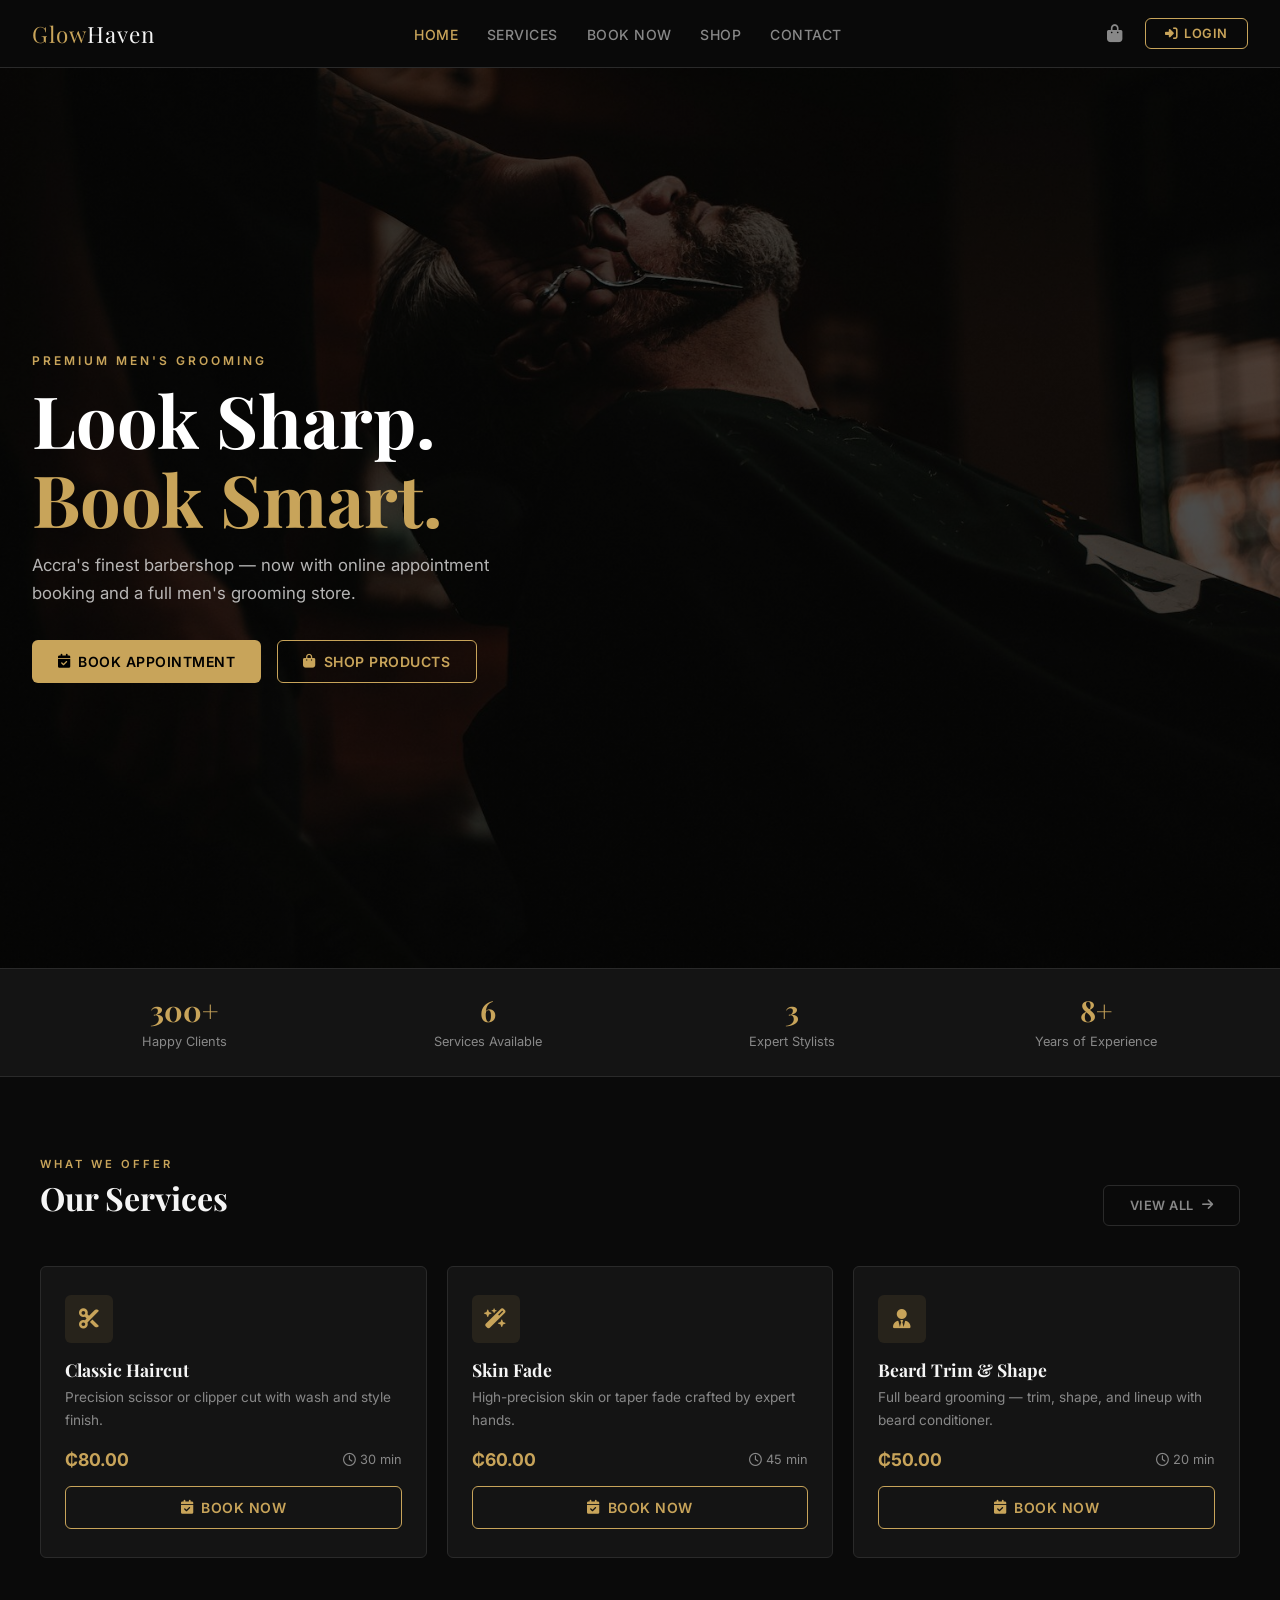
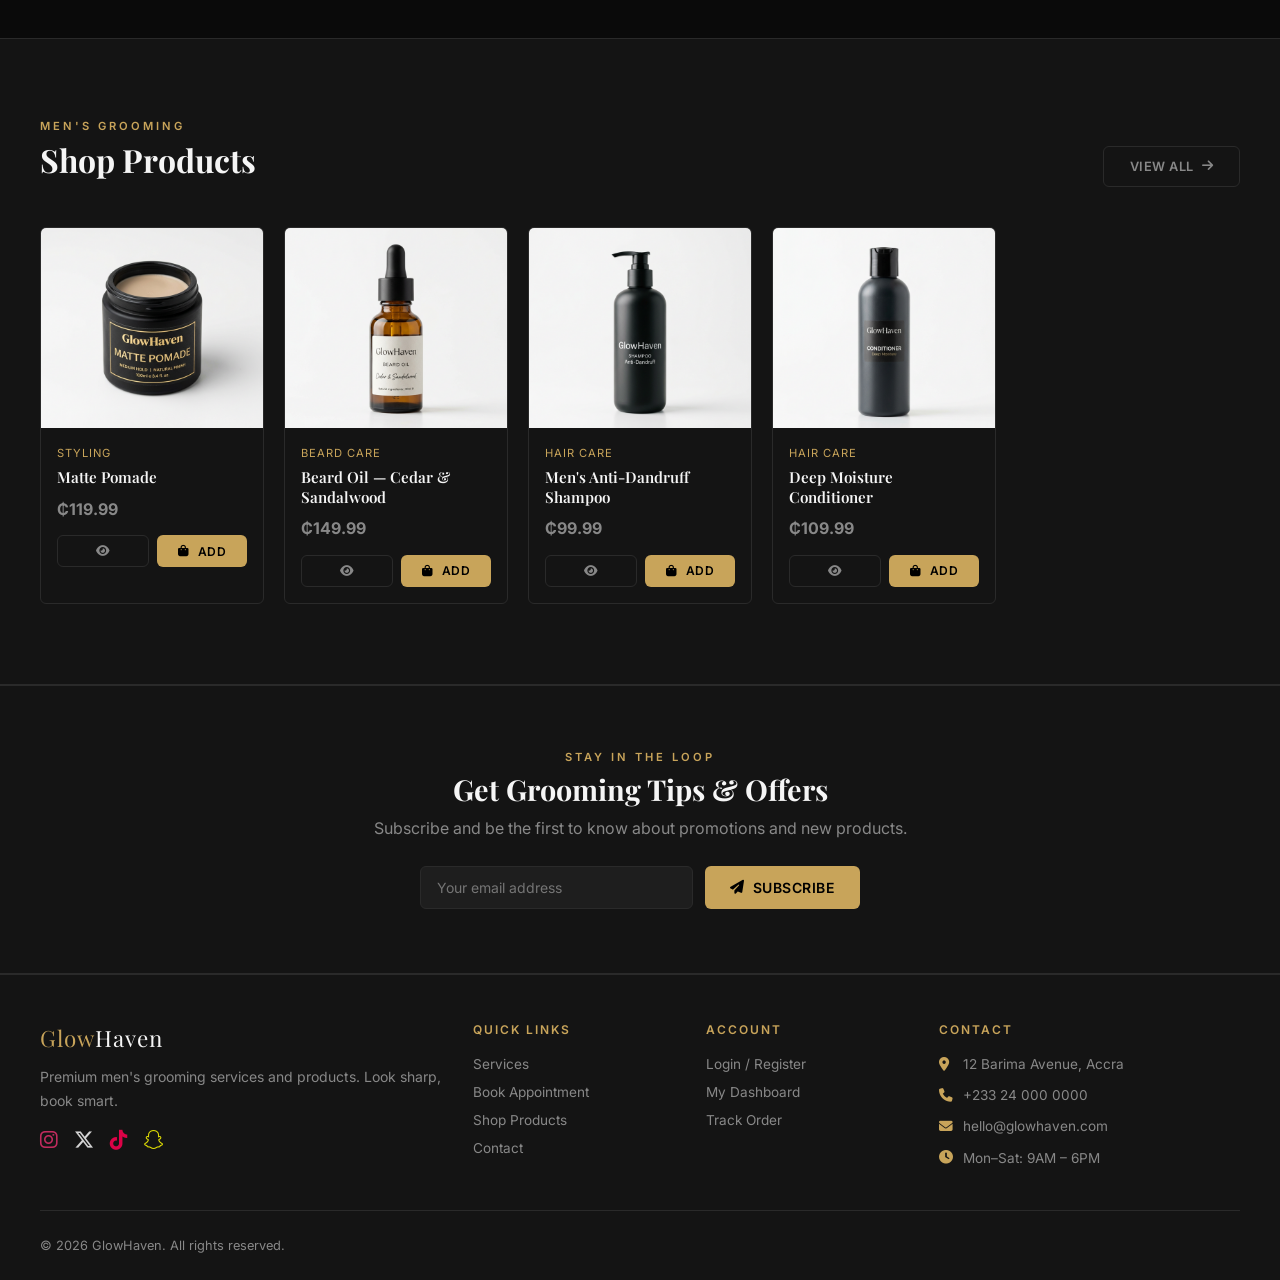
<file: index.html>
<!DOCTYPE html>
<html lang="en">
<head>
  <meta charset="UTF-8">
  <meta name="viewport" content="width=device-width, initial-scale=1.0">
  <title>GlowHaven — Premium Men's Barbershop</title>
  <meta name="description" content="Book your appointment or shop premium men's grooming products at GlowHaven — Accra's premier men's barbershop.">
  <link rel="stylesheet" href="styles/shared.css">
  <link rel="stylesheet" href="styles/home.css">
  <link rel="stylesheet" href="https://cdnjs.cloudflare.com/ajax/libs/font-awesome/6.5.0/css/all.min.css">
</head>
<body>

<main>
  <!-- Hero -->
  <section class="hero">
    <div class="hero-media">
      <img src="assets/images/main-banner.jpg" alt="GlowHaven Hero" class="active">
      <video src="assets/images/vid-banner.mp4" autoplay muted loop playsinline></video>
      <div class="hero-overlay"></div>
    </div>
    <div class="hero-content">
      <span class="section-label">Premium Men's Grooming</span>
      <h1>Look Sharp.<br><span>Book Smart.</span></h1>
      <p>Accra's finest barbershop — now with online appointment booking and a full men's grooming store.</p>
      <div class="hero-btns">
        <a href="booking.html" class="btn btn-primary"><i class="fa-solid fa-calendar-check"></i> Book Appointment</a>
        <a href="products.html" class="btn btn-outline"><i class="fa-solid fa-bag-shopping"></i> Shop Products</a>
      </div>
    </div>
  </section>

  <!-- Stats Bar -->
  <div class="stats-bar">
    <div class="container">
      <div class="stat-item"><h3>300+</h3><p>Happy Clients</p></div>
      <div class="stat-item"><h3>6</h3><p>Services Available</p></div>
      <div class="stat-item"><h3>3</h3><p>Expert Stylists</p></div>
      <div class="stat-item"><h3>8+</h3><p>Years of Experience</p></div>
    </div>
  </div>

  <!-- Services -->
  <section class="section">
    <div class="container">
      <div class="section-header" style="display:flex;justify-content:space-between;align-items:flex-end">
        <div>
          <span class="section-label">What We Offer</span>
          <h2>Our Services</h2>
        </div>
        <a href="services.html" class="btn btn-ghost" style="font-size:0.8rem">View All <i class="fa-solid fa-arrow-right"></i></a>
      </div>
      <div class="services-grid" id="services-preview"></div>
    </div>
  </section>

  <!-- Products -->
  <section class="section" style="background:var(--surface);border-top:1px solid var(--border);border-bottom:1px solid var(--border)">
    <div class="container">
      <div class="section-header" style="display:flex;justify-content:space-between;align-items:flex-end">
        <div>
          <span class="section-label">Men's Grooming</span>
          <h2>Shop Products</h2>
        </div>
        <a href="products.html" class="btn btn-ghost" style="font-size:0.8rem">View All <i class="fa-solid fa-arrow-right"></i></a>
      </div>
      <div class="products-grid" id="products-preview"></div>
    </div>
  </section>

  <!-- Newsletter -->
  <section class="newsletter-section">
    <span class="section-label">Stay in the Loop</span>
    <h2>Get Grooming Tips & Offers</h2>
    <p>Subscribe and be the first to know about promotions and new products.</p>
    <form class="newsletter-form" onsubmit="handleNewsletter(event)">
      <input type="email" placeholder="Your email address" required id="nl-email">
      <button type="submit" class="btn btn-primary"><i class="fa-solid fa-paper-plane"></i> Subscribe</button>
    </form>
  </section>
</main>

<script src="js/data.js"></script>
<script src="js/shared.js"></script>
<script src="js/home.js"></script>
<script>
  renderNavbar('home');
  renderFooter();

  // Render first 3 services
  const servicesEl = document.getElementById('services-preview');
  const icons = ['fa-scissors','fa-wand-magic-sparkles','fa-user-tie','fa-razor','fa-leaf','fa-gift'];
  GH_SERVICES.slice(0, 3).forEach((s, i) => {
    servicesEl.innerHTML += `
    <div class="service-card">
      <div class="service-icon"><i class="fa-solid ${icons[i]}"></i></div>
      <h3>${s.name}</h3>
      <p>${s.description}</p>
      <div class="service-meta">
        <span class="service-price">${fmt(s.price)}</span>
        <span class="service-duration"><i class="fa-regular fa-clock"></i> ${s.duration}</span>
      </div>
      <a href="booking.html?service=${s.id}" class="btn btn-outline" style="width:100%;margin-top:1rem;justify-content:center">
        <i class="fa-solid fa-calendar-check"></i> Book Now
      </a>
    </div>`;
  });

  // Render first 4 products
  const productsEl = document.getElementById('products-preview');
  const prods = JSON.parse(localStorage.getItem('products') || '[]');
  prods.slice(0, 4).forEach(p => {
    productsEl.innerHTML += `
    <div class="product-card">
      <img class="product-img" src="${p.image}" alt="${p.name}" onerror="this.style.background='var(--surface2)'">
      <div class="product-info">
        <p class="product-cat">${p.category}</p>
        <h3 class="product-name">${p.name}</h3>
        <p class="product-price">${fmt(p.price)}</p>
        <div class="product-actions">
          <a href="product-detail.html?id=${p.id}" class="btn btn-ghost"><i class="fa-solid fa-eye"></i></a>
          <button class="btn btn-primary" onclick="Cart.add({id:'${p.id}',name:'${p.name}',price:${p.price},image:'${p.image}',category:'${p.category}'})">
            <i class="fa-solid fa-bag-shopping"></i> Add
          </button>
        </div>
      </div>
    </div>`;
  });

  function handleNewsletter(e) {
    e.preventDefault();
    showToast('<i class="fa-solid fa-circle-check"></i> Subscribed! Thanks for joining.');
    document.getElementById('nl-email').value = '';
  }
</script>
</body>
</html>
</file>
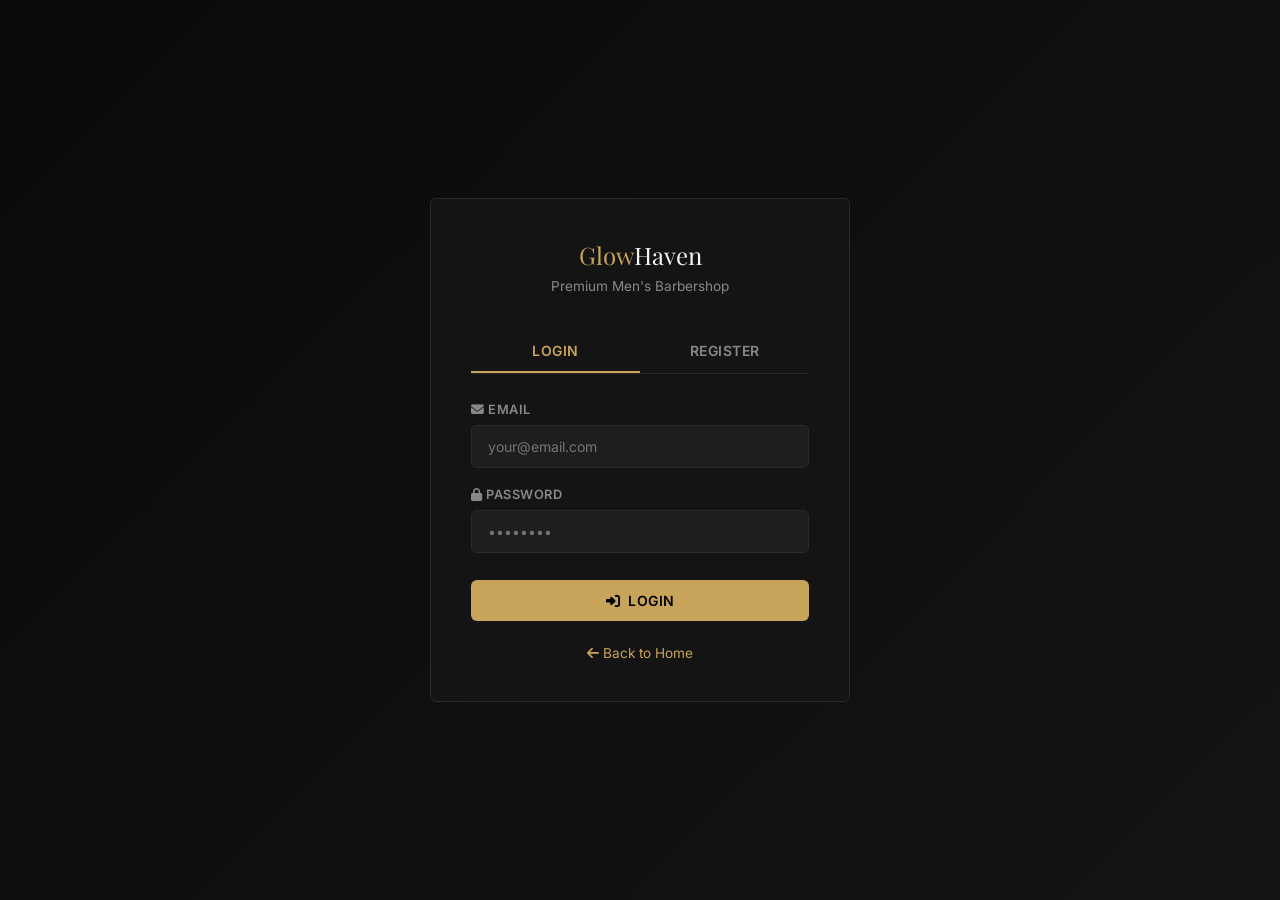
<file: auth.html>
<!DOCTYPE html>
<html lang="en">
<head>
  <meta charset="UTF-8">
  <meta name="viewport" content="width=device-width, initial-scale=1.0">
  <title>Login & Register — GlowHaven</title>
  <link rel="stylesheet" href="styles/shared.css">
  <link rel="stylesheet" href="styles/pages.css">
  <link rel="stylesheet" href="https://cdnjs.cloudflare.com/ajax/libs/font-awesome/6.5.0/css/all.min.css">
</head>
<body>
<main style="padding-top:0">
  <div class="auth-container">
    <div class="auth-card">
      <div class="auth-logo">Glow<span>Haven</span></div>
      <p>Premium Men's Barbershop</p>

      <div class="auth-tabs">
        <button class="auth-tab active" onclick="switchTab('login')">Login</button>
        <button class="auth-tab" onclick="switchTab('register')">Register</button>
      </div>

      <!-- Login Form -->
      <form class="auth-form active" id="form-login" onsubmit="handleLogin(event)">
        <div class="form-group">
          <label><i class="fa-solid fa-envelope"></i> Email</label>
          <input type="email" id="login-email" class="form-control" placeholder="your@email.com" required>
        </div>
        <div class="form-group">
          <label><i class="fa-solid fa-lock"></i> Password</label>
          <input type="password" id="login-pass" class="form-control" placeholder="••••••••" required>
        </div>
        <button type="submit" class="btn btn-primary" style="width:100%;justify-content:center;margin-top:0.5rem">
          <i class="fa-solid fa-right-to-bracket"></i> Login
        </button>
        <p id="login-error" style="color:var(--danger);font-size:0.8rem;margin-top:0.75rem;display:none"></p>
      </form>

      <!-- Register Form -->
      <form class="auth-form" id="form-register" onsubmit="handleRegister(event)">
        <div class="form-group">
          <label><i class="fa-solid fa-user"></i> Full Name</label>
          <input type="text" id="reg-name" class="form-control" placeholder="James Mensah" required>
        </div>
        <div class="form-group">
          <label><i class="fa-solid fa-envelope"></i> Email</label>
          <input type="email" id="reg-email" class="form-control" placeholder="your@email.com" required>
        </div>
        <div class="form-group">
          <label><i class="fa-solid fa-phone"></i> Phone</label>
          <input type="tel" id="reg-phone" class="form-control" placeholder="0244 000 000" required>
        </div>
        <div class="form-group">
          <label><i class="fa-solid fa-lock"></i> Password</label>
          <input type="password" id="reg-pass" class="form-control" placeholder="Min. 6 characters" minlength="6" required>
        </div>
        <button type="submit" class="btn btn-primary" style="width:100%;justify-content:center;margin-top:0.5rem">
          <i class="fa-solid fa-user-plus"></i> Create Account
        </button>
        <p id="reg-error" style="color:var(--danger);font-size:0.8rem;margin-top:0.75rem;display:none"></p>
      </form>

      <div class="auth-footer">
        <a href="index.html"><i class="fa-solid fa-arrow-left"></i> Back to Home</a>
      </div>
    </div>
  </div>
</main>

<script src="js/data.js"></script>
<script src="js/shared.js"></script>
<script>
  // Redirect if already logged in
  if (Auth.isLoggedIn()) {
    const params = new URLSearchParams(window.location.search);
    window.location.href = params.get('next') || 'dashboard.html';
  }

  function switchTab(tab) {
    document.querySelectorAll('.auth-tab').forEach((t, i) => {
      t.classList.toggle('active', (i === 0 && tab === 'login') || (i === 1 && tab === 'register'));
    });
    document.getElementById('form-login').classList.toggle('active', tab === 'login');
    document.getElementById('form-register').classList.toggle('active', tab === 'register');
  }

  function handleLogin(e) {
    e.preventDefault();
    const email = document.getElementById('login-email').value;
    const pass = document.getElementById('login-pass').value;
    const user = Users.findByEmail(email);
    const err = document.getElementById('login-error');
    if (!user || user.password !== pass) {
      err.textContent = 'Incorrect email or password.';
      err.style.display = 'block';
      return;
    }
    err.style.display = 'none';
    Auth.login(user);
    const params = new URLSearchParams(window.location.search);
    window.location.href = params.get('next') || 'dashboard.html';
  }

  function handleRegister(e) {
    e.preventDefault();
    const email = document.getElementById('reg-email').value;
    const err = document.getElementById('reg-error');
    if (Users.findByEmail(email)) {
      err.textContent = 'An account with this email already exists.';
      err.style.display = 'block';
      return;
    }
    const user = Users.register({
      fullName: document.getElementById('reg-name').value,
      email,
      phone: document.getElementById('reg-phone').value,
      password: document.getElementById('reg-pass').value
    });
    Auth.login(user);
    const params = new URLSearchParams(window.location.search);
    window.location.href = params.get('next') || 'dashboard.html';
  }

  // Pre-fill tab from URL param
  const urlParams = new URLSearchParams(window.location.search);
  if (urlParams.get('tab') === 'register') switchTab('register');
</script>
</body>
</html>
</file>
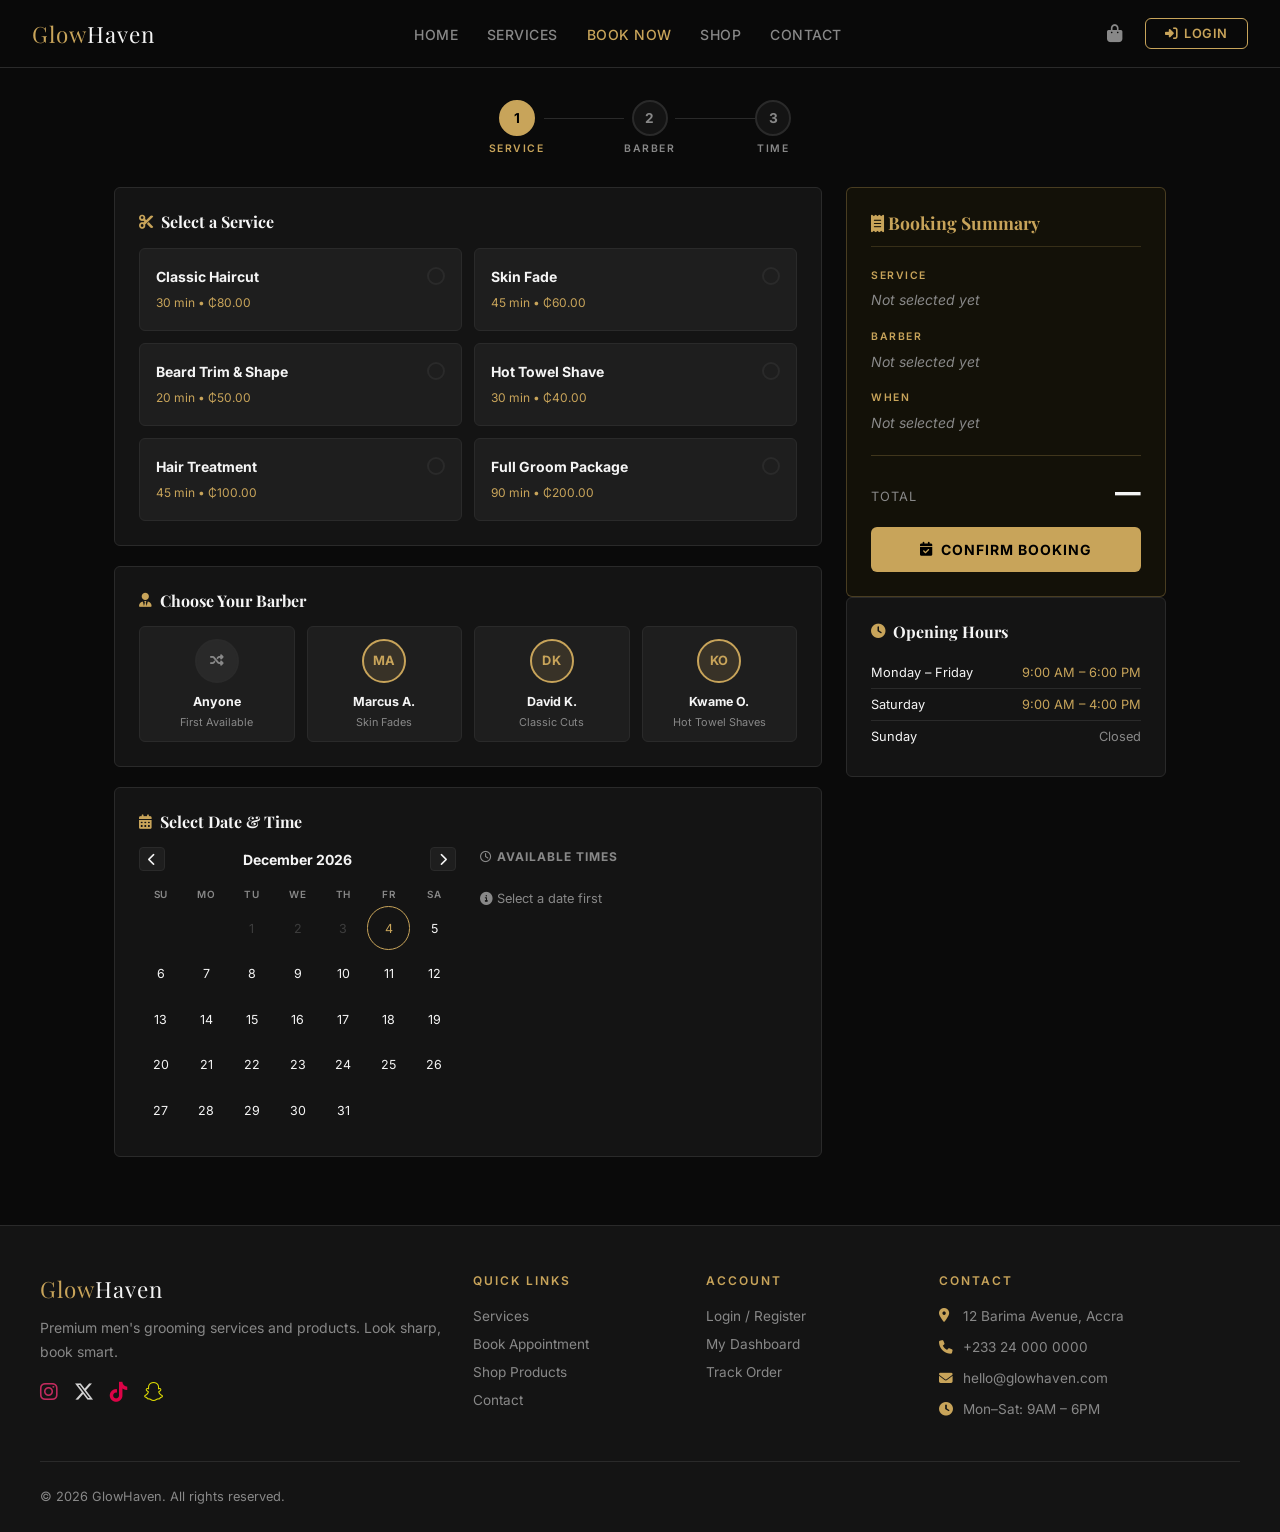
<file: booking.html>
<!DOCTYPE html>
<html lang="en">
<head>
  <meta charset="UTF-8">
  <meta name="viewport" content="width=device-width, initial-scale=1.0">
  <title>Book Appointment — GlowHaven</title>
  <link rel="stylesheet" href="styles/shared.css">
  <link rel="stylesheet" href="styles/pages.css">
  <link rel="stylesheet" href="styles/booking.css">
  <link rel="stylesheet" href="https://cdnjs.cloudflare.com/ajax/libs/font-awesome/6.5.0/css/all.min.css">
</head>
<body>
<main>

  <!-- Progress Bar -->
  <div class="bk-progress">
    <div class="bk-step active" id="step-1">
      <div class="bk-step-circle">1</div>
      <span class="bk-step-label">Service</span>
    </div>
    <div class="bk-step-line" id="line-1"></div>
    <div class="bk-step" id="step-2">
      <div class="bk-step-circle">2</div>
      <span class="bk-step-label">Barber</span>
    </div>
    <div class="bk-step-line" id="line-2"></div>
    <div class="bk-step" id="step-3">
      <div class="bk-step-circle">3</div>
      <span class="bk-step-label">Time</span>
    </div>
  </div>

  <div class="bk-layout">

    <!-- LEFT: Booking Form -->
    <div>

      <!-- Step 1: Service -->
      <div class="bk-card">
        <h3><i class="fa-solid fa-scissors"></i> Select a Service</h3>
        <div class="svc-grid" id="svc-grid"></div>
      </div>

      <!-- Step 2: Barber -->
      <div class="bk-card">
        <h3><i class="fa-solid fa-user-tie"></i> Choose Your Barber</h3>
        <div class="barber-grid" id="barber-grid"></div>
      </div>

      <!-- Step 3: Date & Time -->
      <div class="bk-card">
        <h3><i class="fa-solid fa-calendar-days"></i> Select Date &amp; Time</h3>
        <div class="datetime-grid">
          <!-- Calendar -->
          <div>
            <div class="cal-header">
              <button class="cal-nav-btn" onclick="changeMonth(-1)">
                <i class="fa-solid fa-chevron-left"></i>
              </button>
              <span id="cal-month-label"></span>
              <button class="cal-nav-btn" onclick="changeMonth(1)">
                <i class="fa-solid fa-chevron-right"></i>
              </button>
            </div>
            <div class="cal-grid" id="cal-grid"></div>
          </div>
          <!-- Time Slots -->
          <div>
            <p class="time-label"><i class="fa-regular fa-clock"></i> Available Times</p>
            <div class="time-slots" id="time-slots"></div>
            <p class="no-date-msg" id="no-date-msg">
              <i class="fa-solid fa-circle-info"></i> Select a date first
            </p>
          </div>
        </div>
      </div>

    </div>

    <!-- RIGHT: Sticky Summary + Hours -->
    <div>

      <div class="bk-summary-card">
        <h3><i class="fa-solid fa-receipt"></i> Booking Summary</h3>

        <div class="bk-sum-row">
          <p class="bk-sum-label">Service</p>
          <p class="bk-sum-val muted" id="sum-service">Not selected yet</p>
        </div>
        <div class="bk-sum-row">
          <p class="bk-sum-label">Barber</p>
          <p class="bk-sum-val muted" id="sum-barber">Not selected yet</p>
        </div>
        <div class="bk-sum-row">
          <p class="bk-sum-label">When</p>
          <p class="bk-sum-val muted" id="sum-when">Not selected yet</p>
        </div>

        <div class="bk-sum-divider"></div>

        <div class="bk-sum-total">
          <span class="bk-sum-total-label">Total</span>
          <span class="bk-sum-total-price" id="sum-price">—</span>
        </div>

        <button class="bk-confirm-btn" id="confirm-btn" onclick="submitBooking()">
          <i class="fa-solid fa-calendar-check"></i> Confirm Booking
        </button>
      </div>

      <!-- Opening Hours -->
      <div class="bk-card">
        <h3><i class="fa-solid fa-clock"></i> Opening Hours</h3>
        <div class="bk-card-hours-row">
          <span>Monday – Friday</span>
          <span class="hours-gold">9:00 AM – 6:00 PM</span>
        </div>
        <div class="bk-card-hours-row">
          <span>Saturday</span>
          <span class="hours-gold">9:00 AM – 4:00 PM</span>
        </div>
        <div class="bk-card-hours-row">
          <span>Sunday</span>
          <span class="hours-muted">Closed</span>
        </div>
      </div>

    </div>
  </div>

  <!-- Success Modal -->
  <div class="modal-overlay" id="booking-modal">
    <div class="modal-box">
      <i class="fa-solid fa-circle-check modal-icon"></i>
      <h2>Booking Confirmed!</h2>
      <p>Your appointment has been successfully booked. We look forward to seeing you.</p>
      <div class="order-ref">Booking ID: <strong id="modal-bk-id">—</strong></div>
      <a href="dashboard.html" class="btn btn-primary btn-full">
        <i class="fa-solid fa-user"></i> View My Appointments
      </a>
    </div>
  </div>

</main>

<script src="js/data.js"></script>
<script src="js/shared.js"></script>
<script src="js/booking.js"></script>
</body>
</html>
</file>
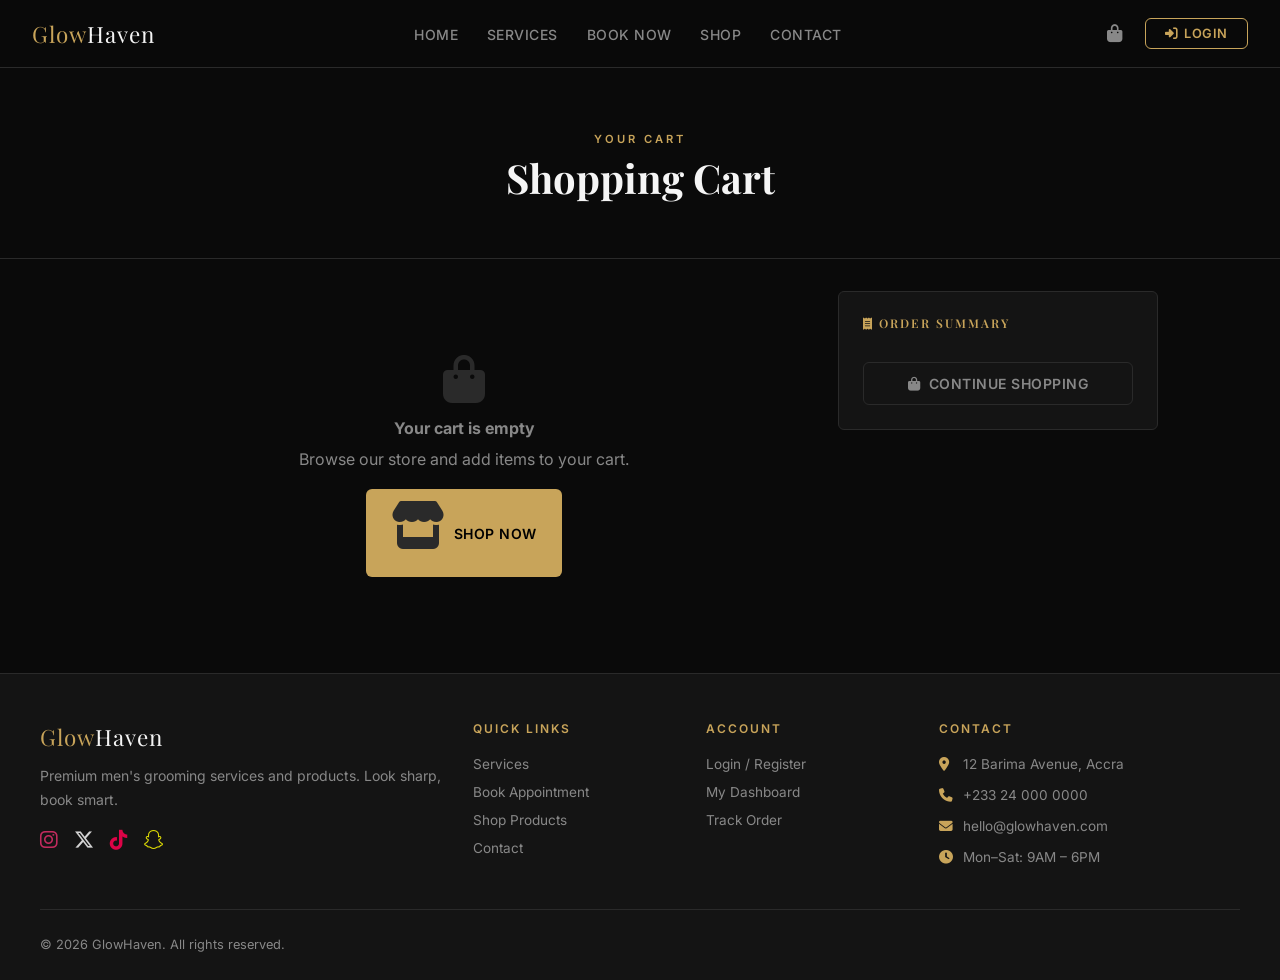
<file: cart.html>
<!DOCTYPE html>
<html lang="en">
<head>
  <meta charset="UTF-8">
  <meta name="viewport" content="width=device-width, initial-scale=1.0">
  <title>Shopping Cart — GlowHaven</title>
  <link rel="stylesheet" href="styles/shared.css">
  <link rel="stylesheet" href="styles/pages.css">
  <link rel="stylesheet" href="https://cdnjs.cloudflare.com/ajax/libs/font-awesome/6.5.0/css/all.min.css">
</head>
<body>
<main>
  <div class="page-hero">
    <span class="section-label">Your Cart</span>
    <h1>Shopping Cart</h1>
  </div>

  <div class="cart-layout">
    <!-- Items -->
    <div>
      <div id="cart-items"></div>
    </div>

    <!-- Summary -->
    <div>
      <div class="order-summary-card">
        <h3><i class="fa-solid fa-receipt"></i> Order Summary</h3>
        <div id="cart-summary"></div>
        <a href="checkout.html" class="btn btn-primary" id="checkout-btn" style="width:100%;justify-content:center;margin-top:1rem">
          <i class="fa-solid fa-lock"></i> Proceed to Checkout
        </a>
        <a href="products.html" class="btn btn-ghost" style="width:100%;justify-content:center;margin-top:0.75rem">
          <i class="fa-solid fa-bag-shopping"></i> Continue Shopping
        </a>
      </div>
    </div>
  </div>
</main>

<script src="js/data.js"></script>
<script src="js/shared.js"></script>
<script>
  renderNavbar('');
  renderFooter();

  function renderCart() {
    const items = Cart.get();
    const itemsEl = document.getElementById('cart-items');
    const summaryEl = document.getElementById('cart-summary');
    const checkoutBtn = document.getElementById('checkout-btn');

    if (items.length === 0) {
      itemsEl.innerHTML = `
        <div class="empty-state">
          <i class="fa-solid fa-bag-shopping"></i>
          <h3>Your cart is empty</h3>
          <p>Browse our store and add items to your cart.</p>
          <a href="products.html" class="btn btn-primary" style="margin-top:1rem">
            <i class="fa-solid fa-store"></i> Shop Now
          </a>
        </div>`;
      summaryEl.innerHTML = '';
      checkoutBtn.style.display = 'none';
      return;
    }

    checkoutBtn.style.display = 'flex';
    itemsEl.innerHTML = items.map(item => `
      <div class="cart-item">
        <img class="cart-item-img" src="${item.image}" alt="${item.name}" onerror="this.style.background='var(--surface2)'">
        <div>
          <p class="cart-item-name">${item.name}</p>
          <p class="cart-item-cat">${item.category}</p>
          <div class="qty-control" style="margin-top:0.5rem">
            <button class="qty-btn" onclick="updateQty('${item.id}', ${item.qty - 1})"><i class="fa-solid fa-minus"></i></button>
            <input type="number" class="qty-input" value="${item.qty}" min="1" onchange="updateQty('${item.id}', this.value)">
            <button class="qty-btn" onclick="updateQty('${item.id}', ${item.qty + 1})"><i class="fa-solid fa-plus"></i></button>
          </div>
        </div>
        <div style="text-align:right;display:flex;flex-direction:column;align-items:flex-end;gap:0.5rem">
          <span class="cart-item-price">${fmt(item.price * item.qty)}</span>
          <span style="font-size:0.75rem;color:var(--text-muted)">${fmt(item.price)} each</span>
          <button class="cart-item-remove" onclick="removeItem('${item.id}')"><i class="fa-solid fa-trash-can"></i></button>
        </div>
      </div>`).join('');

    const subtotal = Cart.total();
    const delivery = subtotal >= 50 ? 0 : 5;
    const total = subtotal + delivery;
    summaryEl.innerHTML = `
      <div class="summary-row"><span>Subtotal</span><span>${fmt(subtotal)}</span></div>
      <div class="summary-row"><span>Delivery</span><span>${delivery === 0 ? '<span style="color:var(--success)">Free</span>' : fmt(delivery)}</span></div>
      ${delivery > 0 ? `<p style="font-size:0.75rem;color:var(--text-muted)">Add ${fmt(50-subtotal)} more for free delivery</p>` : ''}
      <div class="summary-row total"><span>Total</span><span>${fmt(total)}</span></div>`;
  }

  function updateQty(id, qty) {
    Cart.updateQty(id, parseInt(qty));
    renderCart();
  }

  function removeItem(id) {
    Cart.remove(id);
    renderCart();
  }

  renderCart();
</script>
</body>
</html>
</file>
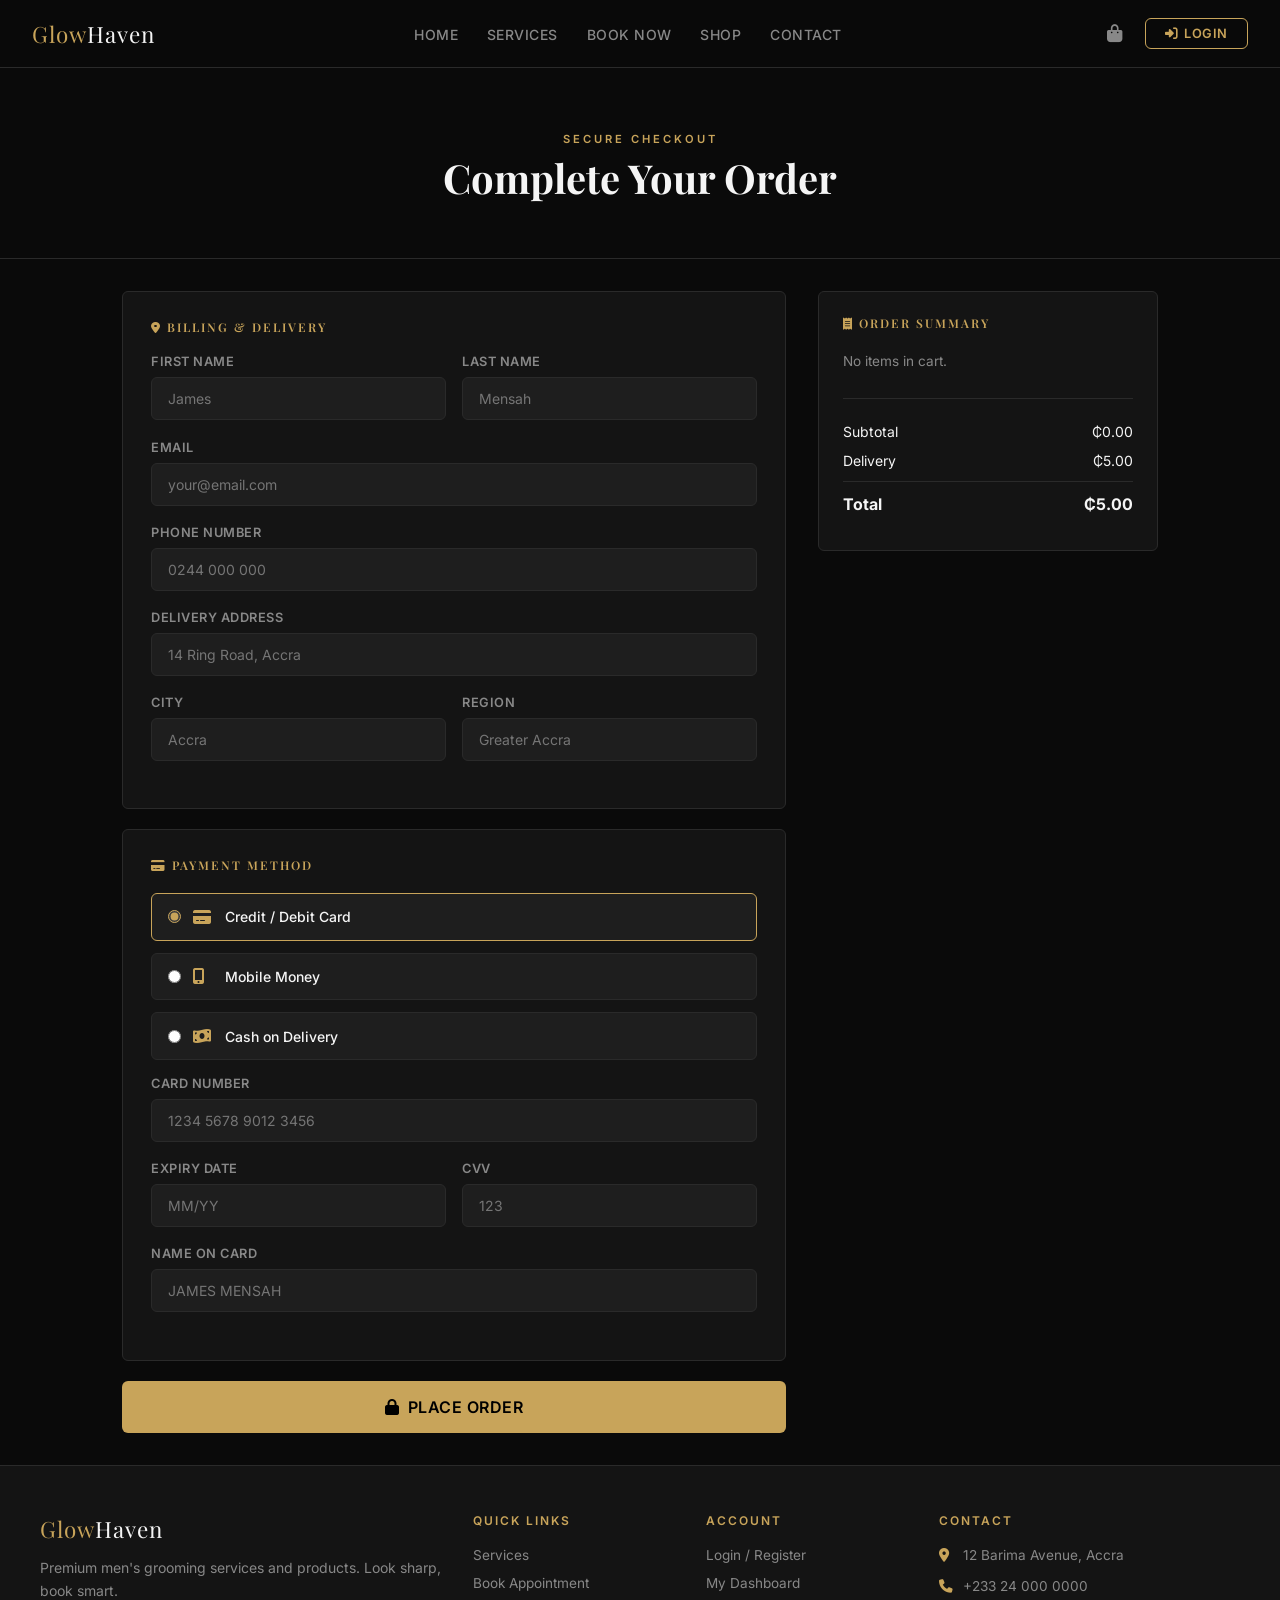
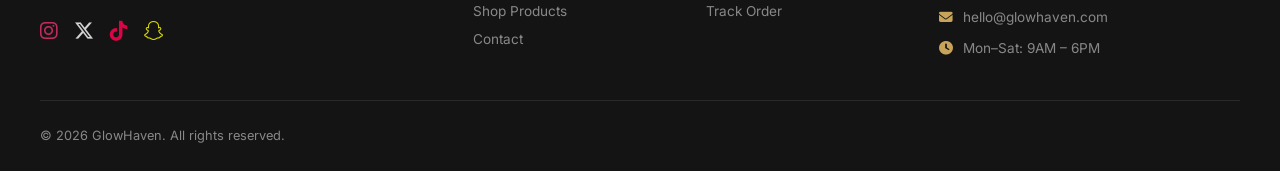
<file: checkout.html>
<!DOCTYPE html>
<html lang="en">
<head>
  <meta charset="UTF-8">
  <meta name="viewport" content="width=device-width, initial-scale=1.0">
  <title>Checkout — GlowHaven</title>
  <link rel="stylesheet" href="styles/shared.css">
  <link rel="stylesheet" href="styles/pages.css">
  <link rel="stylesheet" href="https://cdnjs.cloudflare.com/ajax/libs/font-awesome/6.5.0/css/all.min.css">
</head>
<body>
<main>
  <div class="page-hero">
    <span class="section-label">Secure Checkout</span>
    <h1>Complete Your Order</h1>
  </div>

  <div class="checkout-layout">
    <!-- Left: Forms -->
    <div>
      <!-- Billing Info -->
      <div class="checkout-section">
        <h3><i class="fa-solid fa-location-dot"></i> Billing & Delivery</h3>
        <div class="form-row">
          <div class="form-group"><label>First Name</label><input type="text" id="co-fname" class="form-control" placeholder="James" required></div>
          <div class="form-group"><label>Last Name</label><input type="text" id="co-lname" class="form-control" placeholder="Mensah" required></div>
        </div>
        <div class="form-group"><label>Email</label><input type="email" id="co-email" class="form-control" placeholder="your@email.com" required></div>
        <div class="form-group"><label>Phone Number</label><input type="tel" id="co-phone" class="form-control" placeholder="0244 000 000" required></div>
        <div class="form-group"><label>Delivery Address</label><input type="text" id="co-address" class="form-control" placeholder="14 Ring Road, Accra" required></div>
        <div class="form-row">
          <div class="form-group"><label>City</label><input type="text" id="co-city" class="form-control" placeholder="Accra" required></div>
          <div class="form-group"><label>Region</label><input type="text" id="co-region" class="form-control" placeholder="Greater Accra"></div>
        </div>
      </div>

      <!-- Payment -->
      <div class="checkout-section">
        <h3><i class="fa-solid fa-credit-card"></i> Payment Method</h3>
        <div class="payment-methods">
          <label class="payment-option">
            <input type="radio" name="payment" value="card" checked onchange="togglePayment('card')">
            <i class="fa-solid fa-credit-card"></i>
            <span>Credit / Debit Card</span>
          </label>
          <label class="payment-option">
            <input type="radio" name="payment" value="momo" onchange="togglePayment('momo')">
            <i class="fa-solid fa-mobile-screen-button"></i>
            <span>Mobile Money</span>
          </label>
          <label class="payment-option">
            <input type="radio" name="payment" value="cod" onchange="togglePayment('cod')">
            <i class="fa-solid fa-money-bill-wave"></i>
            <span>Cash on Delivery</span>
          </label>
        </div>

        <!-- Card Fields -->
        <div class="payment-detail" id="payment-card">
          <div class="form-group"><label>Card Number</label><input type="text" id="co-cardnum" class="form-control" placeholder="1234 5678 9012 3456" maxlength="19"></div>
          <div class="form-row">
            <div class="form-group"><label>Expiry Date</label><input type="text" id="co-expiry" class="form-control" placeholder="MM/YY" maxlength="5"></div>
            <div class="form-group"><label>CVV</label><input type="text" id="co-cvv" class="form-control" placeholder="123" maxlength="3"></div>
          </div>
          <div class="form-group"><label>Name on Card</label><input type="text" id="co-cardname" class="form-control" placeholder="JAMES MENSAH"></div>
        </div>

        <!-- MoMo Fields -->
        <div class="payment-detail" id="payment-momo" style="display:none">
          <div class="form-group"><label>Mobile Money Number</label><input type="tel" id="co-momo" class="form-control" placeholder="0244 000 000"></div>
          <div class="form-group">
            <label>Network</label>
            <select id="co-network" class="form-control">
              <option>MTN MoMo</option><option>Vodafone Cash</option><option>AirtelTigo Money</option>
            </select>
          </div>
        </div>

        <!-- COD -->
        <div class="payment-detail" id="payment-cod" style="display:none">
          <div style="background:var(--surface2);border:1px solid var(--border);border-radius:var(--radius);padding:1rem;font-size:0.875rem">
            <i class="fa-solid fa-circle-info" style="color:var(--gold)"></i>
            Pay in cash when your order arrives. Please have exact change ready.
          </div>
        </div>
      </div>

      <button class="btn btn-primary" style="width:100%;justify-content:center;font-size:1rem;padding:1rem" onclick="placeOrder()">
        <i class="fa-solid fa-lock"></i> Place Order
      </button>
    </div>

    <!-- Right: Summary -->
    <div>
      <div class="order-summary-card">
        <h3><i class="fa-solid fa-receipt"></i> Order Summary</h3>
        <div id="co-items"></div>
        <hr class="divider">
        <div id="co-totals"></div>
      </div>
    </div>
  </div>

  <!-- Success Modal -->
  <div class="modal-overlay" id="success-modal">
    <div class="modal-box">
      <i class="fa-solid fa-circle-check modal-icon"></i>
      <h2>Order Placed!</h2>
      <p>Thank you for your purchase. Your order is now being processed.</p>
      <div class="order-ref">Order ID: <strong id="modal-order-id">—</strong></div>
      <div style="display:flex;flex-direction:column;gap:0.75rem">
        <a href="order-tracking.html" class="btn btn-primary" style="justify-content:center"><i class="fa-solid fa-truck"></i> Track Order</a>
        <a href="index.html" class="btn btn-ghost" style="justify-content:center"><i class="fa-solid fa-house"></i> Back to Home</a>
      </div>
    </div>
  </div>
</main>

<script src="js/data.js"></script>
<script src="js/shared.js"></script>
<script>
  renderNavbar('');
  renderFooter();

  // Pre-fill if logged in
  const user = Auth.getUser();
  if (user) {
    document.getElementById('co-fname').value = user.fullName.split(' ')[0];
    document.getElementById('co-lname').value = user.fullName.split(' ').slice(1).join(' ');
    document.getElementById('co-email').value = user.email;
    document.getElementById('co-phone').value = user.phone || '';
  }

  function togglePayment(method) {
    ['card','momo','cod'].forEach(m => {
      document.getElementById('payment-'+m).style.display = m === method ? 'block' : 'none';
    });
  }

  function renderSummary() {
    const items = Cart.get();
    document.getElementById('co-items').innerHTML = items.map(i => `
      <div class="checkout-item-row">
        <span>${i.name} × ${i.qty}</span>
        <span>${fmt(i.price * i.qty)}</span>
      </div>`).join('') || '<p style="font-size:0.85rem">No items in cart.</p>';
    const sub = Cart.total();
    const delivery = sub >= 50 ? 0 : 5;
    document.getElementById('co-totals').innerHTML = `
      <div class="summary-row"><span>Subtotal</span><span>${fmt(sub)}</span></div>
      <div class="summary-row"><span>Delivery</span><span>${delivery === 0 ? '<span style="color:var(--success)">Free</span>' : fmt(delivery)}</span></div>
      <div class="summary-row total"><span>Total</span><span>${fmt(sub + delivery)}</span></div>`;
  }
  renderSummary();

  function placeOrder() {
    if (!Auth.isLoggedIn()) {
      showToast('<i class="fa-solid fa-lock"></i> Please login to place your order.');
      setTimeout(() => {
        window.location.href = 'auth.html?next=' + encodeURIComponent(window.location.pathname);
      }, 1500);
      return;
    }

    const fname = document.getElementById('co-fname').value.trim();
    const email = document.getElementById('co-email').value.trim();
    const address = document.getElementById('co-address').value.trim();
    if (!fname || !email || !address) {
      showToast('<i class="fa-solid fa-triangle-exclamation"></i> Please fill all required fields.'); return;
    }
    if (Cart.get().length === 0) {
      showToast('<i class="fa-solid fa-triangle-exclamation"></i> Your cart is empty.'); return;
    }

    const method = document.querySelector('input[name="payment"]:checked').value;
    const sub = Cart.total();
    const delivery = sub >= 50 ? 0 : 5;
    const order = {
      orderId: genId('ORD'),
      userId: user ? user.id : null,
      customerName: `${fname} ${document.getElementById('co-lname').value}`.trim(),
      email,
      phone: document.getElementById('co-phone').value,
      deliveryAddress: `${address}, ${document.getElementById('co-city').value}`,
      items: Cart.get(),
      subtotal: sub,
      deliveryFee: delivery,
      total: sub + delivery,
      paymentMethod: {card:'Credit/Debit Card', momo:'Mobile Money', cod:'Cash on Delivery'}[method],
      status: 'Processing',
      createdAt: new Date().toISOString()
    };
    Orders.add(order);
    Cart.clear();
    document.getElementById('modal-order-id').textContent = order.orderId;
    document.getElementById('success-modal').classList.add('show');
  }
</script>
</body>
</html>
</file>
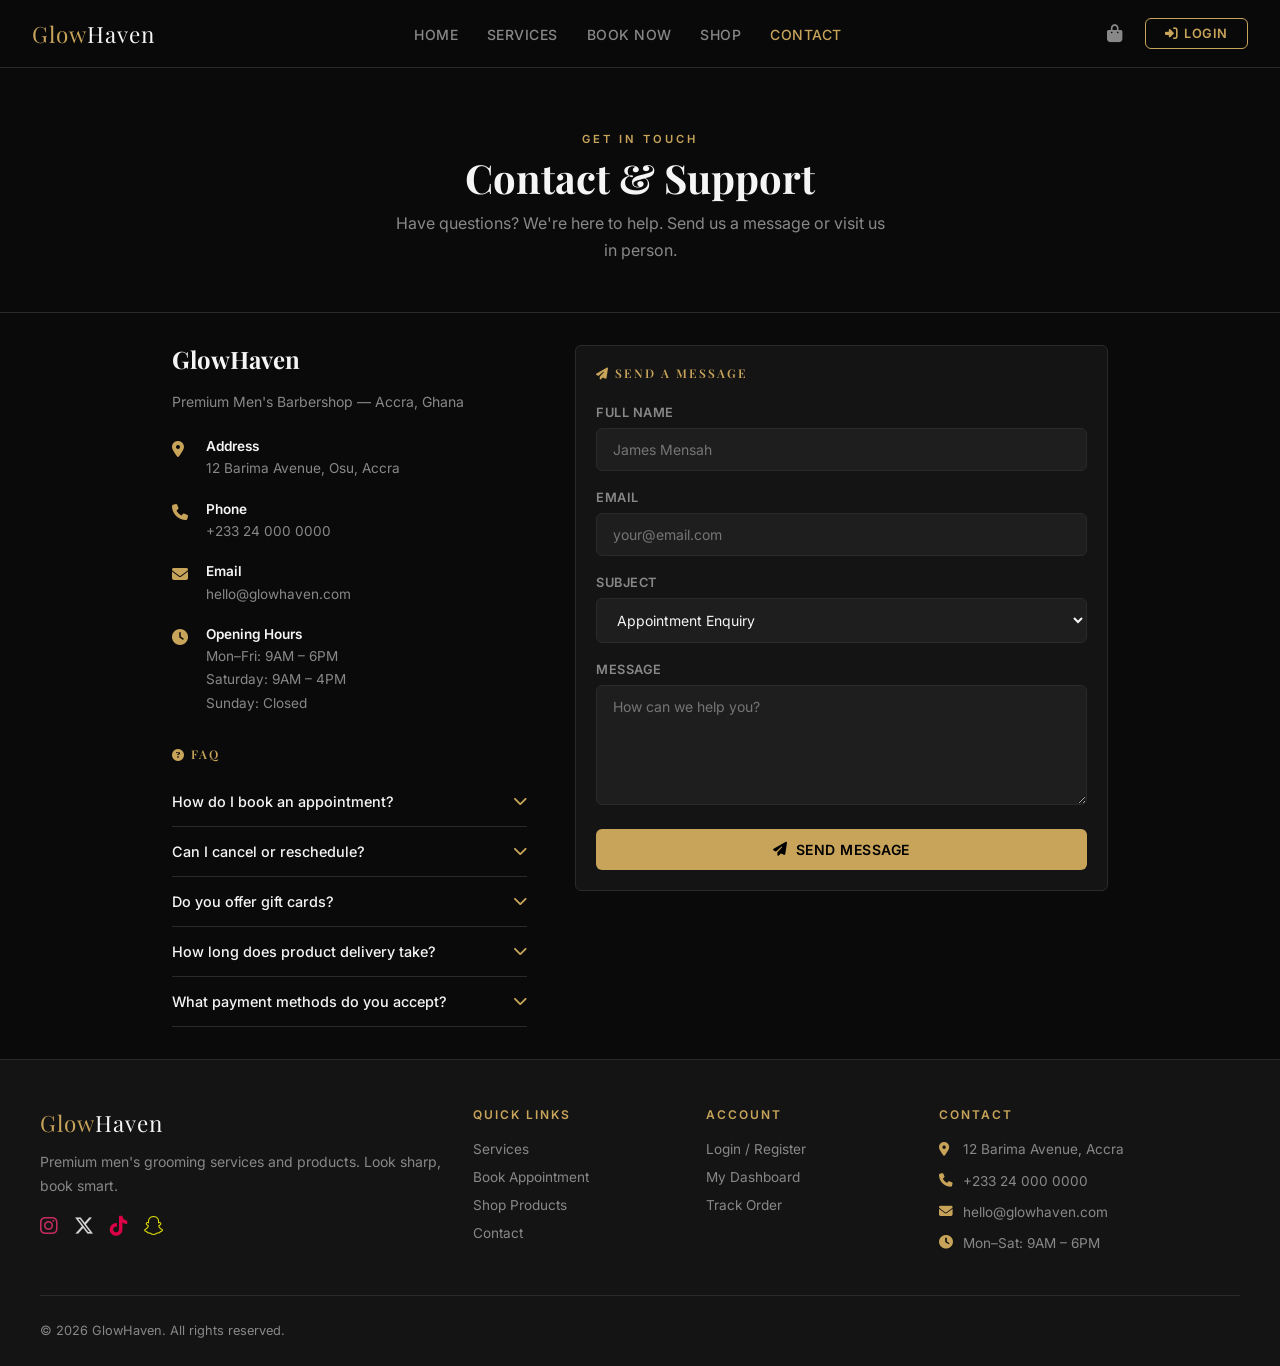
<file: contact.html>
<!DOCTYPE html>
<html lang="en">
<head>
  <meta charset="UTF-8">
  <meta name="viewport" content="width=device-width, initial-scale=1.0">
  <title>Contact — GlowHaven</title>
  <link rel="stylesheet" href="styles/shared.css">
  <link rel="stylesheet" href="styles/pages.css">
  <link rel="stylesheet" href="https://cdnjs.cloudflare.com/ajax/libs/font-awesome/6.5.0/css/all.min.css">
</head>
<body>
<main>
  <div class="page-hero">
    <span class="section-label">Get in Touch</span>
    <h1>Contact & Support</h1>
    <p>Have questions? We're here to help. Send us a message or visit us in person.</p>
  </div>

  <div class="contact-grid">
    <!-- Left: Info & FAQ -->
    <div>
      <div class="contact-info" style="margin-bottom:2rem">
        <h2>GlowHaven</h2>
        <p style="font-size:0.875rem;margin-bottom:1.5rem">Premium Men's Barbershop — Accra, Ghana</p>
        <div class="contact-detail">
          <i class="fa-solid fa-location-dot"></i>
          <div><h4>Address</h4><p>12 Barima Avenue, Osu, Accra</p></div>
        </div>
        <div class="contact-detail">
          <i class="fa-solid fa-phone"></i>
          <div><h4>Phone</h4><p>+233 24 000 0000</p></div>
        </div>
        <div class="contact-detail">
          <i class="fa-solid fa-envelope"></i>
          <div><h4>Email</h4><p>hello@glowhaven.com</p></div>
        </div>
        <div class="contact-detail">
          <i class="fa-solid fa-clock"></i>
          <div><h4>Opening Hours</h4><p>Mon–Fri: 9AM – 6PM<br>Saturday: 9AM – 4PM<br>Sunday: Closed</p></div>
        </div>
      </div>

      <h3 style="font-size:0.75rem;text-transform:uppercase;letter-spacing:2px;color:var(--gold);margin-bottom:1rem;font-weight:600">
        <i class="fa-solid fa-circle-question"></i> FAQ
      </h3>
      <div id="faq-list"></div>
    </div>

    <!-- Right: Contact Form -->
    <div>
      <div class="card">
        <div class="card-body">
          <h3 style="font-size:0.75rem;text-transform:uppercase;letter-spacing:2px;color:var(--gold);margin-bottom:1.5rem;font-weight:600">
            <i class="fa-solid fa-paper-plane"></i> Send a Message
          </h3>
          <form onsubmit="submitContact(event)" id="contact-form">
            <div class="form-group"><label>Full Name</label><input type="text" id="ct-name" class="form-control" placeholder="James Mensah" required></div>
            <div class="form-group"><label>Email</label><input type="email" id="ct-email" class="form-control" placeholder="your@email.com" required></div>
            <div class="form-group">
              <label>Subject</label>
              <select id="ct-subject" class="form-control">
                <option>Appointment Enquiry</option>
                <option>Product Enquiry</option>
                <option>Order Support</option>
                <option>Feedback</option>
                <option>Other</option>
              </select>
            </div>
            <div class="form-group"><label>Message</label><textarea id="ct-message" class="form-control" placeholder="How can we help you?" required></textarea></div>
            <button type="submit" class="btn btn-primary" style="width:100%;justify-content:center">
              <i class="fa-solid fa-paper-plane"></i> Send Message
            </button>
          </form>
          <div id="ct-success" style="display:none;text-align:center;padding:2rem">
            <i class="fa-solid fa-circle-check" style="font-size:2.5rem;color:var(--success);margin-bottom:0.75rem"></i>
            <h3 style="font-size:1rem;margin-bottom:0.5rem">Message Sent!</h3>
            <p style="font-size:0.875rem">Thank you for reaching out. We'll respond within 24 hours.</p>
            <button class="btn btn-ghost" style="margin-top:1rem" onclick="resetForm()"><i class="fa-solid fa-rotate-left"></i> Send Another</button>
          </div>
        </div>
      </div>
    </div>
  </div>
</main>

<script src="js/data.js"></script>
<script src="js/shared.js"></script>
<script>
  renderNavbar('contact');
  renderFooter();

  const faqs = [
    { q: "How do I book an appointment?", a: "Go to our Book Now page, select your service, stylist, and preferred date and time. Fill in your details and confirm. You'll receive an instant confirmation." },
    { q: "Can I cancel or reschedule?", a: "Yes. Please contact us at least 24 hours before your appointment by phone or email to reschedule or cancel." },
    { q: "Do you offer gift cards?", a: "Yes! Digital gift cards are available. Contact us via email and we'll send you a code for any amount." },
    { q: "How long does product delivery take?", a: "Standard delivery within Accra takes 1–3 business days. Outside Accra may take 3–5 business days." },
    { q: "What payment methods do you accept?", a: "We accept Credit/Debit Cards, Mobile Money (MTN MoMo, Vodafone Cash, AirtelTigo), and Cash on Delivery." }
  ];

  const faqEl = document.getElementById('faq-list');
  faqs.forEach(f => {
    faqEl.innerHTML += `
    <div class="faq-item" onclick="this.classList.toggle('open')">
      <div class="faq-question">
        <span>${f.q}</span>
        <i class="fa-solid fa-chevron-down"></i>
      </div>
      <div class="faq-answer">${f.a}</div>
    </div>`;
  });

  function submitContact(e) {
    e.preventDefault();
    const contacts = JSON.parse(localStorage.getItem('contacts') || '[]');
    contacts.push({
      contactId: genId('MSG'),
      name: document.getElementById('ct-name').value,
      email: document.getElementById('ct-email').value,
      subject: document.getElementById('ct-subject').value,
      message: document.getElementById('ct-message').value,
      status: 'Unresolved',
      submittedAt: new Date().toISOString()
    });
    localStorage.setItem('contacts', JSON.stringify(contacts));
    document.getElementById('contact-form').style.display = 'none';
    document.getElementById('ct-success').style.display = 'block';
  }

  function resetForm() {
    document.getElementById('contact-form').reset();
    document.getElementById('contact-form').style.display = 'block';
    document.getElementById('ct-success').style.display = 'none';
  }
</script>
</body>
</html>
</file>
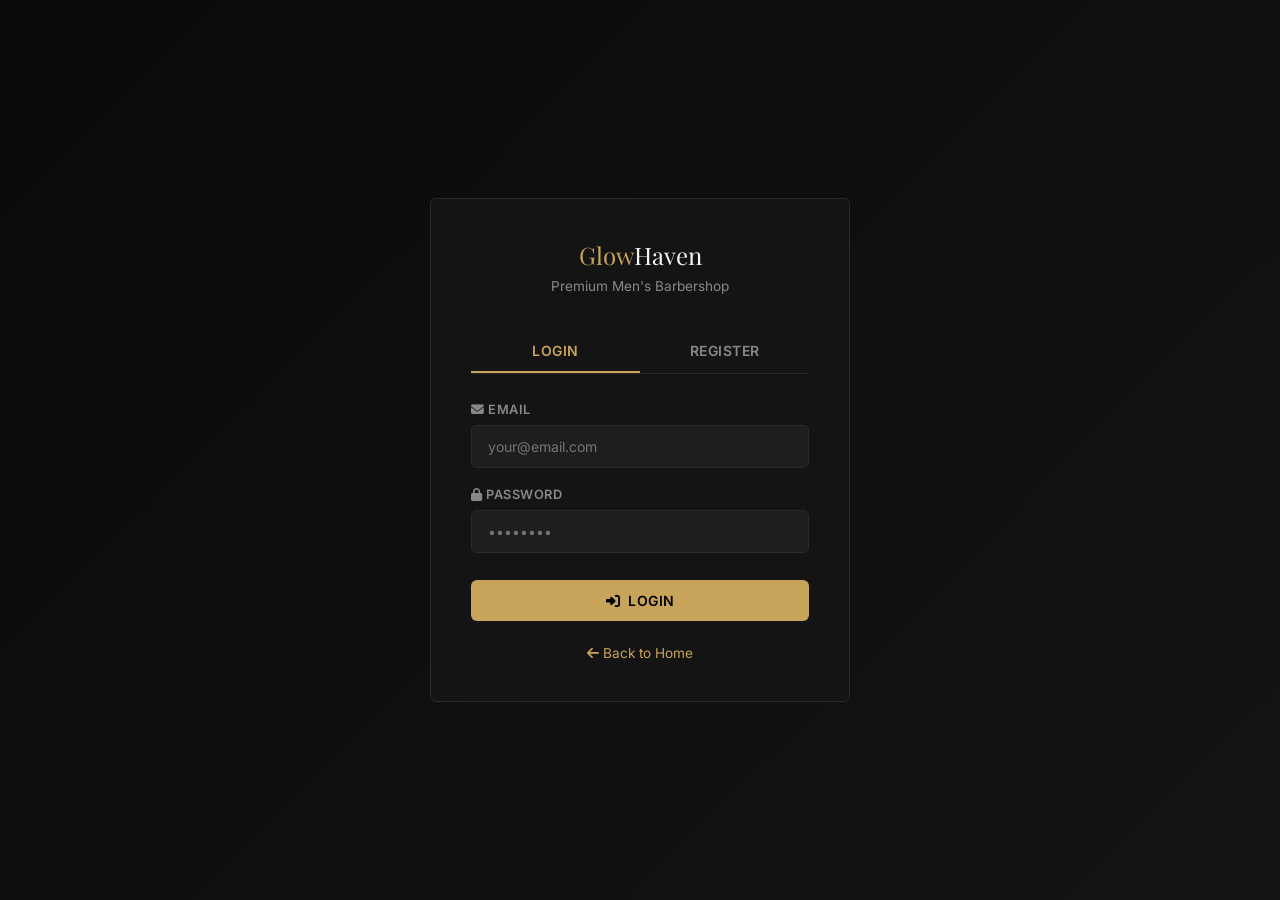
<file: dashboard.html>
<!DOCTYPE html>
<html lang="en">
<head>
  <meta charset="UTF-8">
  <meta name="viewport" content="width=device-width, initial-scale=1.0">
  <title>Dashboard — GlowHaven</title>
  <link rel="stylesheet" href="styles/shared.css">
  <link rel="stylesheet" href="styles/pages.css">
  <link rel="stylesheet" href="https://cdnjs.cloudflare.com/ajax/libs/font-awesome/6.5.0/css/all.min.css">
</head>
<body>
<main style="padding-top:var(--nav-h)">
  <div class="dashboard-layout">
    <!-- Sidebar -->
    <aside class="dashboard-sidebar">
      <div class="sidebar-user">
        <div style="width:48px;height:48px;background:var(--gold);border-radius:50%;display:flex;align-items:center;justify-content:center;font-size:1.2rem;font-weight:700;color:#000;margin-bottom:0.75rem" id="avatar-initials">?</div>
        <h3 id="sidebar-name">Loading...</h3>
        <p id="sidebar-email">—</p>
      </div>
      <nav class="dashboard-nav">
        <a href="#" class="active" onclick="showSection('overview',this)"><i class="fa-solid fa-chart-pie"></i> Overview</a>
        <a href="#" onclick="showSection('orders',this)"><i class="fa-solid fa-bag-shopping"></i> Order History</a>
        <a href="#" onclick="showSection('bookings',this)"><i class="fa-solid fa-calendar-check"></i> Appointments</a>
        <a href="#" onclick="showSection('profile',this)"><i class="fa-solid fa-user-pen"></i> My Profile</a>
        <hr class="divider" style="margin:0.5rem 1.5rem">
        <a href="#" onclick="Auth.logout()"><i class="fa-solid fa-right-from-bracket"></i> Log Out</a>
      </nav>
    </aside>

    <!-- Main Content -->
    <div class="dashboard-main">

      <!-- Overview -->
      <div class="dash-section active" id="sec-overview">
        <h2>My Dashboard</h2>
        <div style="display:grid;grid-template-columns:repeat(auto-fit,minmax(160px,1fr));gap:1rem;margin-bottom:2rem">
          <div class="card card-body" style="text-align:center">
            <i class="fa-solid fa-bag-shopping" style="color:var(--gold);font-size:1.5rem;margin-bottom:0.5rem"></i>
            <h3 id="stat-orders" style="font-size:1.5rem">0</h3>
            <p style="font-size:0.8rem">Total Orders</p>
          </div>
          <div class="card card-body" style="text-align:center">
            <i class="fa-solid fa-calendar-check" style="color:var(--gold);font-size:1.5rem;margin-bottom:0.5rem"></i>
            <h3 id="stat-bookings" style="font-size:1.5rem">0</h3>
            <p style="font-size:0.8rem">Appointments</p>
          </div>
          <div class="card card-body" style="text-align:center">
            <i class="fa-solid fa-dollar-sign" style="color:var(--gold);font-size:1.5rem;margin-bottom:0.5rem"></i>
            <h3 id="stat-spent" style="font-size:1.5rem">$0</h3>
            <p style="font-size:0.8rem">Total Spent</p>
          </div>
        </div>

        <h3 style="font-size:0.9rem;margin-bottom:1rem;color:var(--text-muted)">Recent Orders</h3>
        <div id="overview-orders"></div>
      </div>

      <!-- Orders -->
      <div class="dash-section" id="sec-orders">
        <h2>Order History</h2>
        <div id="orders-list"></div>
      </div>

      <!-- Bookings -->
      <div class="dash-section" id="sec-bookings">
        <h2>My Appointments</h2>
        <div id="bookings-list"></div>
      </div>

      <!-- Profile -->
      <div class="dash-section" id="sec-profile">
        <h2>My Profile</h2>
        <div class="card" style="max-width:500px">
          <div class="card-body">
            <div class="form-group"><label>Full Name</label><input type="text" id="pf-name" class="form-control"></div>
            <div class="form-group"><label>Email</label><input type="email" id="pf-email" class="form-control" readonly style="opacity:0.6"></div>
            <div class="form-group"><label>Phone</label><input type="tel" id="pf-phone" class="form-control"></div>
            <div class="form-group"><label>Address</label><input type="text" id="pf-address" class="form-control" placeholder="Your delivery address"></div>
            <button class="btn btn-primary" onclick="saveProfile()"><i class="fa-solid fa-floppy-disk"></i> Save Changes</button>
          </div>
        </div>
      </div>
    </div>
  </div>
</main>

<script src="js/data.js"></script>
<script src="js/shared.js"></script>
<script>
  Auth.requireAuth();
  renderNavbar('');

  const user = Auth.getUser();

  // Set sidebar
  document.getElementById('sidebar-name').textContent = user.fullName;
  document.getElementById('sidebar-email').textContent = user.email;
  const initials = user.fullName.split(' ').map(w => w[0]).join('').slice(0,2).toUpperCase();
  document.getElementById('avatar-initials').textContent = initials;

  // Fill profile
  document.getElementById('pf-name').value = user.fullName;
  document.getElementById('pf-email').value = user.email;
  document.getElementById('pf-phone').value = user.phone || '';
  document.getElementById('pf-address').value = user.address || '';

  // Load data
  const myOrders = Orders.getByUser(user.id).reverse();
  const myBookings = Bookings.getByUser(user.id).reverse();

  // Stats
  document.getElementById('stat-orders').textContent = myOrders.length;
  document.getElementById('stat-bookings').textContent = myBookings.length;
  document.getElementById('stat-spent').textContent = fmt(myOrders.reduce((s, o) => s + o.total, 0));

  // Overview recent orders
  const ovEl = document.getElementById('overview-orders');
  if (myOrders.length === 0) {
    ovEl.innerHTML = '<div class="empty-state"><i class="fa-solid fa-bag-shopping"></i><h3>No orders yet</h3><p>Your order history will appear here.</p><a href="products.html" class="btn btn-outline" style="margin-top:1rem"><i class="fa-solid fa-store"></i> Shop Now</a></div>';
  } else {
    ovEl.innerHTML = myOrders.slice(0, 3).map(o => orderCard(o)).join('');
  }

  // All orders
  const ordEl = document.getElementById('orders-list');
  ordEl.innerHTML = myOrders.length === 0
    ? '<div class="empty-state"><i class="fa-solid fa-bag-shopping"></i><h3>No orders yet</h3></div>'
    : myOrders.map(o => orderCard(o)).join('');

  // Bookings
  const bkEl = document.getElementById('bookings-list');
  bkEl.innerHTML = myBookings.length === 0
    ? '<div class="empty-state"><i class="fa-solid fa-calendar-xmark"></i><h3>No appointments yet</h3><p>Book your first session today.</p><a href="booking.html" class="btn btn-outline" style="margin-top:1rem"><i class="fa-solid fa-calendar-check"></i> Book Now</a></div>'
    : myBookings.map(b => `
      <div class="order-history-card">
        <div class="order-history-header">
          <div>
            <span class="order-id">${b.bookingId}</span>
            <span class="order-date" style="margin-left:1rem">${b.date} at ${b.time}</span>
          </div>
          <span class="badge badge-success">${b.status}</span>
        </div>
        <div style="font-size:0.875rem">
          <span><i class="fa-solid fa-scissors" style="color:var(--gold);margin-right:0.4rem"></i>${b.service}</span>
          &nbsp;&bull;&nbsp;
          <span><i class="fa-solid fa-user-tie" style="color:var(--gold);margin-right:0.4rem"></i>${b.stylist}</span>
          &nbsp;&bull;&nbsp;
          <span style="color:var(--gold);font-weight:700">${fmt(b.price)}</span>
        </div>
      </div>`).join('');

  function orderCard(o) {
    return `
    <div class="order-history-card">
      <div class="order-history-header">
        <div>
          <span class="order-id">${o.orderId}</span>
          <span class="order-date" style="margin-left:1rem">${fmtDate(o.createdAt)}</span>
        </div>
        <span class="badge ${o.status === 'Delivered' ? 'badge-success' : 'badge-warning'}">${o.status}</span>
      </div>
      <div style="font-size:0.875rem;margin-bottom:0.75rem">
        ${o.items.map(i => `<span>${i.name} ×${i.qty}</span>`).join(' &bull; ')}
      </div>
      <div style="display:flex;justify-content:space-between;align-items:center">
        <span style="font-weight:700;color:var(--gold)">${fmt(o.total)}</span>
        <a href="order-tracking.html?id=${o.orderId}" class="btn btn-ghost" style="padding:0.4rem 0.8rem;font-size:0.75rem">
          <i class="fa-solid fa-truck"></i> Track
        </a>
      </div>
    </div>`;
  }

  function showSection(id, el) {
    document.querySelectorAll('.dash-section').forEach(s => s.classList.remove('active'));
    document.getElementById('sec-'+id).classList.add('active');
    document.querySelectorAll('.dashboard-nav a').forEach(a => a.classList.remove('active'));
    el.classList.add('active');
  }

  function saveProfile() {
    const users = Users.get();
    const idx = users.findIndex(u => u.id === user.id);
    if (idx > -1) {
      users[idx].fullName = document.getElementById('pf-name').value.trim();
      users[idx].phone = document.getElementById('pf-phone').value.trim();
      users[idx].address = document.getElementById('pf-address').value.trim();
      Users.save(users);
      Auth.login(users[idx]);
      showToast('<i class="fa-solid fa-circle-check"></i> Profile saved!');
    }
  }
</script>
</body>
</html>
</file>
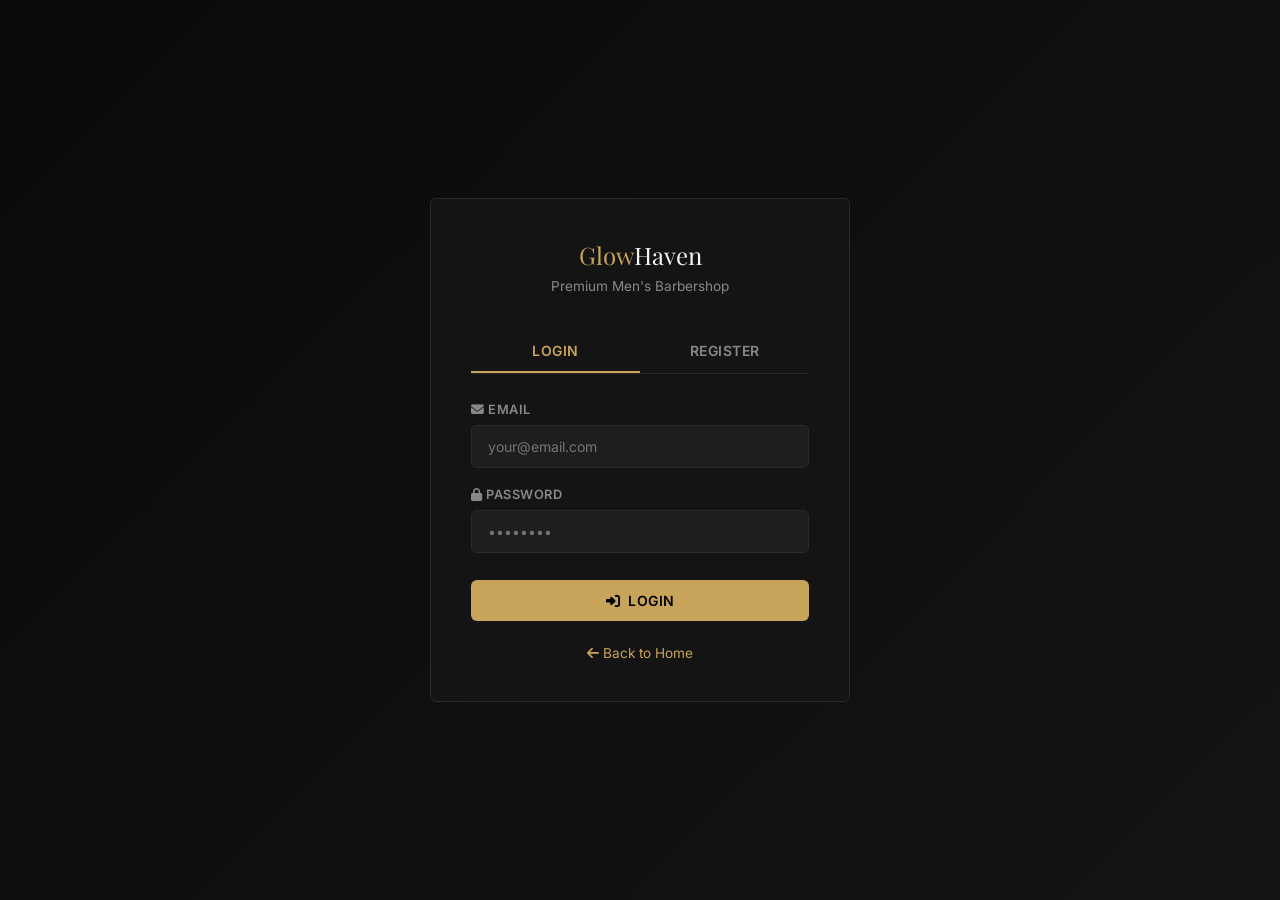
<file: order-tracking.html>
<!DOCTYPE html>
<html lang="en">
<head>
  <meta charset="UTF-8">
  <meta name="viewport" content="width=device-width, initial-scale=1.0">
  <title>Order Tracking — GlowHaven</title>
  <link rel="stylesheet" href="styles/shared.css">
  <link rel="stylesheet" href="styles/pages.css">
  <link rel="stylesheet" href="https://cdnjs.cloudflare.com/ajax/libs/font-awesome/6.5.0/css/all.min.css">
</head>
<body>
<main>
  <div class="page-hero">
    <span class="section-label">Track Your Order</span>
    <h1>Order Tracking</h1>
    <p>Enter your Order ID to see real-time status updates.</p>
  </div>

  <div class="tracking-container">
    <div class="tracking-search">
      <input type="text" id="order-id-input" class="form-control" placeholder="e.g. ORD-AB1C2D">
      <button class="btn btn-primary" onclick="trackOrder()"><i class="fa-solid fa-magnifying-glass"></i> Track</button>
    </div>

    <div id="tracking-result"></div>
  </div>
</main>

<script src="js/data.js"></script>
<script src="js/shared.js"></script>
<script>
  Auth.requireAuth();
  renderNavbar('');
  renderFooter();

  // Pre-fill from URL
  const params = new URLSearchParams(window.location.search);
  if (params.get('id')) {
    document.getElementById('order-id-input').value = params.get('id');
    trackOrder();
  }

  function trackOrder() {
    const id = document.getElementById('order-id-input').value.trim().toUpperCase();
    const resultEl = document.getElementById('tracking-result');
    if (!id) {
      resultEl.innerHTML = '<p style="color:var(--danger);font-size:0.85rem"><i class="fa-solid fa-triangle-exclamation"></i> Please enter an Order ID.</p>';
      return;
    }

    const order = Orders.getById(id);
    if (!order) {
      resultEl.innerHTML = `
        <div class="empty-state">
          <i class="fa-solid fa-circle-xmark"></i>
          <h3>Order Not Found</h3>
          <p>No order found with ID <strong>${id}</strong>. Please check and try again.</p>
        </div>`;
      return;
    }

    const statusSteps = ['Order Placed','Processing','Shipped','Delivered'];
    const currentIdx = statusSteps.indexOf(order.status);

    resultEl.innerHTML = `
      <div class="card" style="margin-bottom:1.5rem">
        <div class="card-body">
          <div style="display:flex;justify-content:space-between;align-items:center;flex-wrap:wrap;gap:0.5rem">
            <div>
              <p style="font-size:0.75rem;color:var(--text-muted);margin-bottom:0.25rem">Order ID</p>
              <h3 style="font-size:1.1rem">${order.orderId}</h3>
            </div>
            <span class="badge ${order.status === 'Delivered' ? 'badge-success' : 'badge-warning'}">${order.status}</span>
          </div>
          <hr class="divider">
          <div style="display:grid;grid-template-columns:1fr 1fr;gap:0.5rem;font-size:0.85rem">
            <div><p style="margin-bottom:0.15rem;color:var(--text-muted)">Customer</p><p style="color:var(--text)">${order.customerName}</p></div>
            <div><p style="margin-bottom:0.15rem;color:var(--text-muted)">Order Date</p><p style="color:var(--text)">${fmtDate(order.createdAt)}</p></div>
            <div><p style="margin-bottom:0.15rem;color:var(--text-muted)">Total</p><p style="color:var(--gold);font-weight:700">${fmt(order.total)}</p></div>
            <div><p style="margin-bottom:0.15rem;color:var(--text-muted)">Payment</p><p style="color:var(--text)">${order.paymentMethod}</p></div>
          </div>
        </div>
      </div>

      <h3 style="font-size:0.75rem;text-transform:uppercase;letter-spacing:2px;color:var(--gold);margin-bottom:1.5rem;font-weight:600">
        <i class="fa-solid fa-truck"></i> Delivery Progress
      </h3>

      <div class="timeline-steps">
        ${statusSteps.map((step, i) => `
          <div class="timeline-step" style="margin-bottom:1.75rem">
            <div class="timeline-dot ${i < currentIdx ? 'done' : i === currentIdx ? 'current' : ''}">
              ${i < currentIdx ? '<i class="fa-solid fa-check"></i>' : `<span>${i+1}</span>`}
            </div>
            <div class="timeline-info" style="padding-top:4px">
              <h4 style="${i === currentIdx ? 'color:var(--gold)' : ''}">${step}</h4>
              <p>${getStepDesc(step, i <= currentIdx)}</p>
            </div>
          </div>`).join('')}
      </div>

      <div class="card" style="margin-top:1.5rem">
        <div class="card-body">
          <h4 style="font-size:0.75rem;text-transform:uppercase;letter-spacing:2px;color:var(--gold);margin-bottom:1rem;font-weight:600">
            <i class="fa-solid fa-box"></i> Items Ordered
          </h4>
          ${order.items.map(i => `
            <div class="checkout-item-row">
              <span>${i.name} × ${i.qty}</span>
              <span>${fmt(i.price * i.qty)}</span>
            </div>`).join('')}
          <div class="summary-row total" style="margin-top:0.75rem">
            <span>Total Paid</span><span>${fmt(order.total)}</span>
          </div>
        </div>
      </div>`;
  }

  function getStepDesc(step, done) {
    const descs = {
      'Order Placed': 'Your order has been received.',
      'Processing': 'We are preparing your items.',
      'Shipped': 'Your order is on its way.',
      'Delivered': 'Your order has been delivered.'
    };
    return done ? descs[step] : 'Pending';
  }
</script>
</body>
</html>
</file>
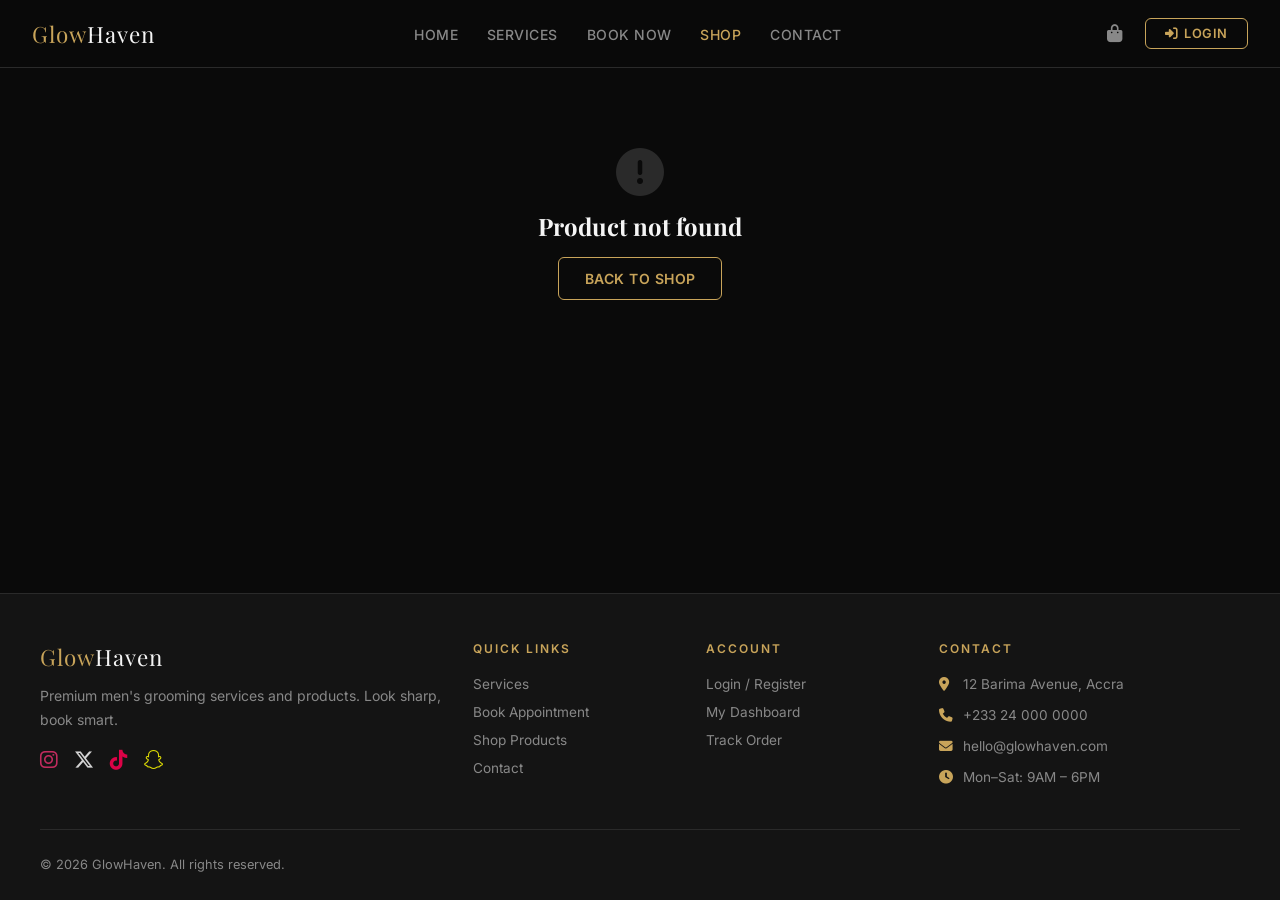
<file: product-detail.html>
<!DOCTYPE html>
<html lang="en">
<head>
  <meta charset="UTF-8">
  <meta name="viewport" content="width=device-width, initial-scale=1.0">
  <title>Product — GlowHaven</title>
  <link rel="stylesheet" href="styles/shared.css">
  <link rel="stylesheet" href="styles/home.css">
  <link rel="stylesheet" href="styles/pages.css">
  <link rel="stylesheet" href="https://cdnjs.cloudflare.com/ajax/libs/font-awesome/6.5.0/css/all.min.css">
</head>
<body>
<main>
  <div id="product-detail-content"></div>
</main>

<script src="js/data.js"></script>
<script src="js/shared.js"></script>
<script>
  renderNavbar('products');
  renderFooter();

  const params = new URLSearchParams(window.location.search);
  const pid = params.get('id');
  const products = JSON.parse(localStorage.getItem('products') || '[]');
  const p = products.find(x => x.id === pid);
  const el = document.getElementById('product-detail-content');

  if (!p) {
    el.innerHTML = `<div class="section"><div class="container" style="text-align:center">
      <i class="fa-solid fa-circle-exclamation" style="font-size:3rem;color:var(--border);margin-bottom:1rem"></i>
      <h2>Product not found</h2>
      <a href="products.html" class="btn btn-outline" style="margin-top:1rem">Back to Shop</a>
    </div></div>`;
  } else {
    document.title = `${p.name} — GlowHaven`;
    el.innerHTML = `
    <div class="section">
      <div class="container" style="margin-bottom:1rem">
        <a href="products.html" style="font-size:0.85rem;color:var(--text-muted)"><i class="fa-solid fa-arrow-left"></i> Back to Shop</a>
      </div>
      <div class="product-detail-grid">
        <div>
          <img class="product-detail-img" src="${p.image}" alt="${p.name}" onerror="this.style.background='var(--surface2)'">
        </div>
        <div class="product-detail-info">
          <div>
            <span class="product-cat">${p.category}</span>
            <h1>${p.name}</h1>
          </div>
          <p class="product-detail-price">${fmt(p.price)}</p>
          <p style="font-size:0.9rem">${p.description}</p>
          <div>
            <label style="font-size:0.8rem;font-weight:600;text-transform:uppercase;letter-spacing:0.5px;color:var(--text-muted);display:block;margin-bottom:0.5rem">Quantity</label>
            <div class="qty-control">
              <button class="qty-btn" onclick="changeQty(-1)"><i class="fa-solid fa-minus"></i></button>
              <input type="number" class="qty-input" id="qty" value="1" min="1" max="99">
              <button class="qty-btn" onclick="changeQty(1)"><i class="fa-solid fa-plus"></i></button>
            </div>
          </div>
          <div style="display:flex;gap:0.75rem">
            <button class="btn btn-primary" style="flex:1;justify-content:center" onclick="addToCart()">
              <i class="fa-solid fa-bag-shopping"></i> Add to Cart
            </button>
            <a href="cart.html" class="btn btn-outline" style="justify-content:center">
              <i class="fa-solid fa-arrow-right"></i> View Cart
            </a>
          </div>
          <hr class="divider">
          <div style="display:flex;flex-direction:column;gap:0.5rem;font-size:0.85rem">
            <span><i class="fa-solid fa-truck" style="color:var(--gold);width:20px"></i> Free delivery on orders over $50</span>
            <span><i class="fa-solid fa-rotate-left" style="color:var(--gold);width:20px"></i> 7-day return policy</span>
            <span><i class="fa-solid fa-shield-halved" style="color:var(--gold);width:20px"></i> 100% genuine product</span>
          </div>
        </div>
      </div>
    </div>`;
  }

  function changeQty(delta) {
    const inp = document.getElementById('qty');
    if (!inp) return;
    const newVal = Math.max(1, parseInt(inp.value) + delta);
    inp.value = newVal;
  }

  function addToCart() {
    const qty = parseInt(document.getElementById('qty')?.value) || 1;
    Cart.add({id: p.id, name: p.name, price: p.price, image: p.image, category: p.category}, qty);
  }
</script>
</body>
</html>
</file>
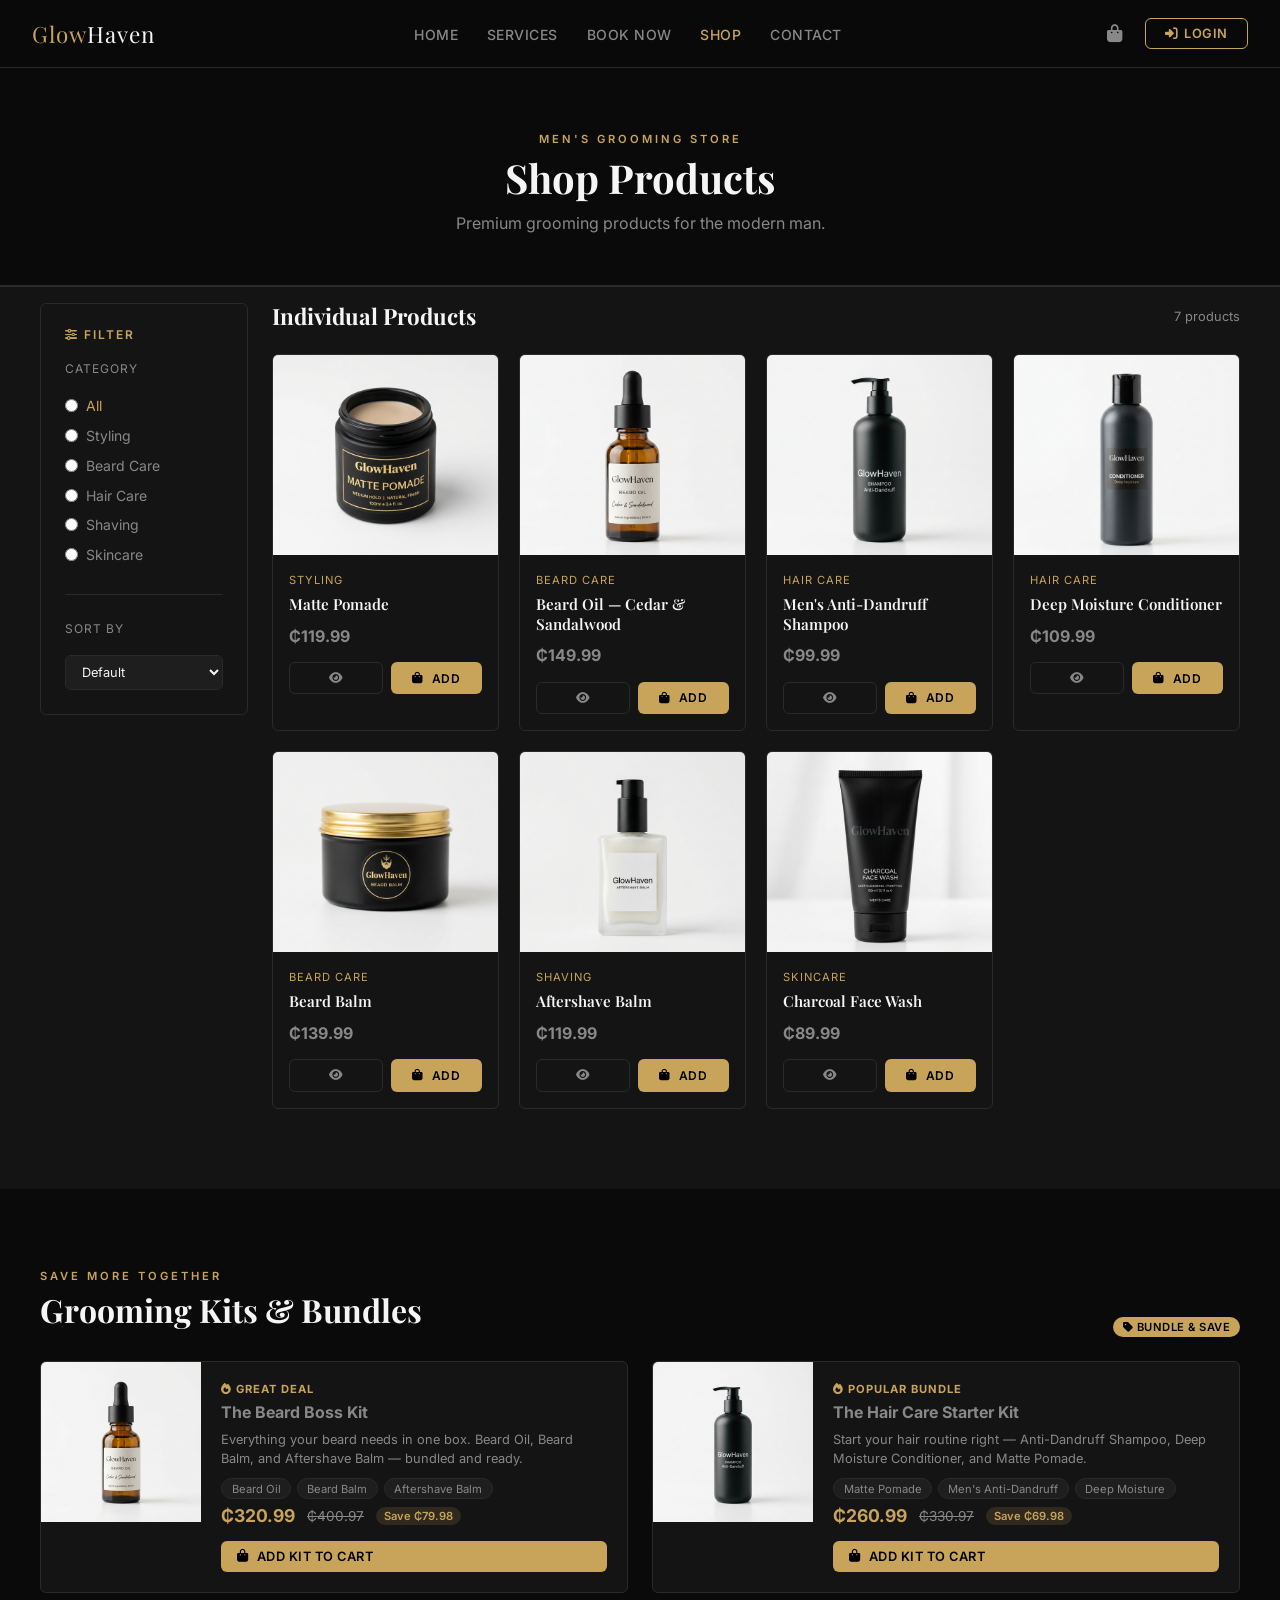
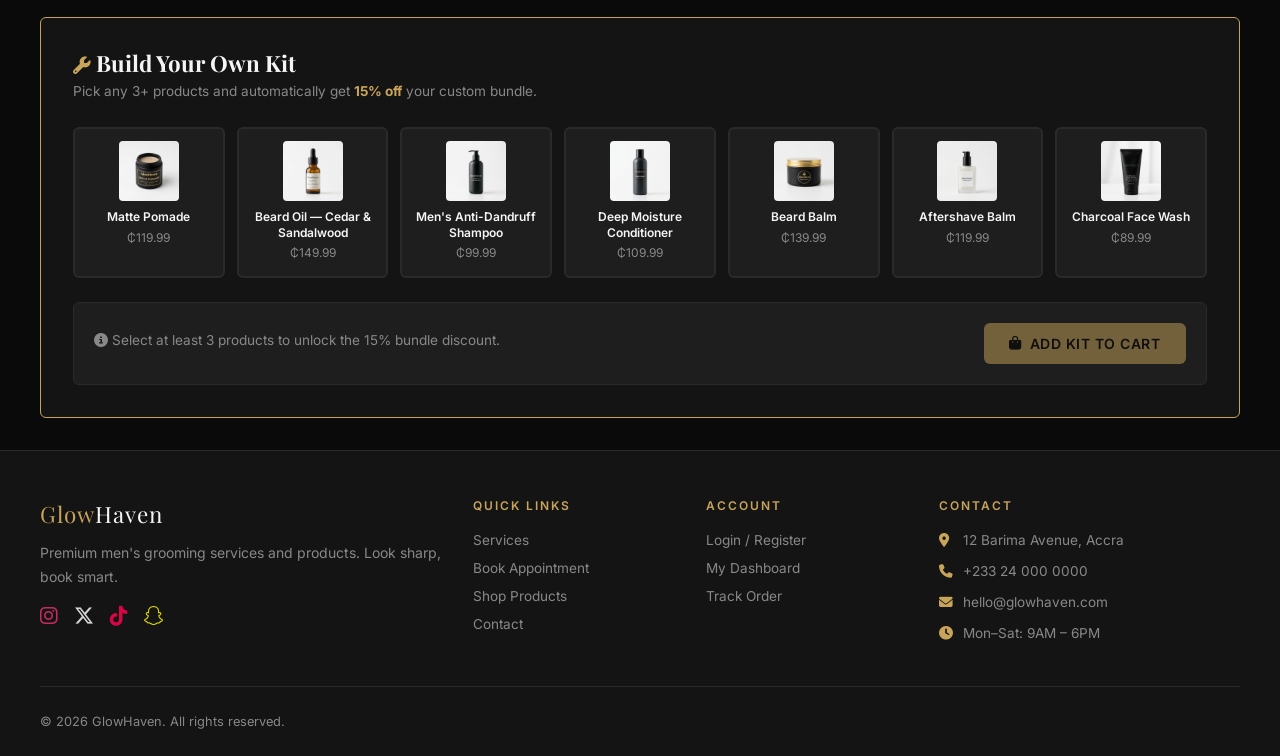
<file: products.html>
<!DOCTYPE html>
<html lang="en">
<head>
  <meta charset="UTF-8">
  <meta name="viewport" content="width=device-width, initial-scale=1.0">
  <title>Shop — GlowHaven</title>
  <link rel="stylesheet" href="styles/shared.css">
  <link rel="stylesheet" href="styles/home.css">
  <link rel="stylesheet" href="styles/pages.css">
  <link rel="stylesheet" href="https://cdnjs.cloudflare.com/ajax/libs/font-awesome/6.5.0/css/all.min.css">
  <style>
    /* ---- Bundles ---- */
    .bundles-grid {
      display: grid;
      grid-template-columns: repeat(auto-fit, minmax(340px, 1fr));
      gap: 1.5rem;
      margin-bottom: 1rem;
    }
    .bundle-card {
      background: var(--surface);
      border: 1px solid var(--border);
      border-radius: var(--radius);
      overflow: hidden;
      display: grid;
      grid-template-columns: 160px 1fr;
      transition: border-color 0.2s;
    }
    .bundle-card:hover { border-color: var(--gold); }
    .bundle-img {
      width: 160px;
      height: 160px;
      object-fit: cover;
      background: #fff;
    }
    .bundle-info { padding: 1.25rem; display: flex; flex-direction: column; gap: 0.4rem; }
    .bundle-tag {
      font-size: 0.7rem;
      font-weight: 700;
      text-transform: uppercase;
      letter-spacing: 1px;
      color: var(--gold);
    }
    .bundle-name { font-size: 1rem; font-weight: 700; line-height: 1.3; }
    .bundle-desc { font-size: 0.8rem; color: var(--text-muted); line-height: 1.5; }
    .bundle-items-list { display: flex; flex-wrap: wrap; gap: 0.35rem; margin-top: 0.25rem; }
    .bundle-item-pill {
      font-size: 0.7rem;
      background: var(--surface2);
      border: 1px solid var(--border);
      border-radius: 20px;
      padding: 0.15rem 0.6rem;
      color: var(--text-muted);
    }
    .bundle-price-row {
      display: flex;
      align-items: center;
      gap: 0.75rem;
      margin-top: auto;
    }
    .bundle-price { font-size: 1.1rem; font-weight: 700; color: var(--gold); }
    .bundle-original { font-size: 0.85rem; color: var(--text-muted); text-decoration: line-through; }
    .bundle-save {
      font-size: 0.7rem;
      background: rgba(200,164,90,0.15);
      color: var(--gold);
      border-radius: 20px;
      padding: 0.15rem 0.5rem;
      font-weight: 600;
    }

    /* ---- Build Your Own Kit ---- */
    .byo-section {
      background: var(--surface);
      border: 1px solid var(--gold);
      border-radius: var(--radius);
      padding: 2rem;
    }
    .byo-header {
      display: flex;
      justify-content: space-between;
      align-items: center;
      margin-bottom: 1.5rem;
      flex-wrap: wrap;
      gap: 0.75rem;
    }
    .byo-header h2 { font-size: 1.4rem; }
    .byo-subtitle { font-size: 0.85rem; color: var(--text-muted); margin-top: 0.2rem; }
    .byo-grid {
      display: grid;
      grid-template-columns: repeat(auto-fill, minmax(140px, 1fr));
      gap: 0.75rem;
      margin-bottom: 1.5rem;
    }
    .byo-item {
      background: var(--surface2);
      border: 2px solid var(--border);
      border-radius: var(--radius);
      padding: 0.75rem;
      cursor: pointer;
      text-align: center;
      transition: all 0.2s;
      user-select: none;
      position: relative;
    }
    .byo-item:hover { border-color: var(--gold); }
    .byo-item.selected { border-color: var(--gold); background: rgba(200,164,90,0.08); }
    .byo-item img {
      width: 60px; height: 60px;
      object-fit: cover;
      border-radius: 4px;
      margin: 0 auto 0.5rem;
      background: #fff;
    }
    .byo-item-name { font-size: 0.75rem; font-weight: 600; line-height: 1.3; color: var(--text); }
    .byo-item-price { font-size: 0.75rem; color: var(--text-muted); margin-top: 0.2rem; }
    .byo-check {
      position: absolute;
      top: 6px; right: 6px;
      width: 18px; height: 18px;
      border-radius: 50%;
      background: var(--gold);
      color: #000;
      font-size: 0.6rem;
      display: none;
      align-items: center;
      justify-content: center;
    }
    .byo-item.selected .byo-check { display: flex; }
    .byo-summary {
      background: var(--surface2);
      border: 1px solid var(--border);
      border-radius: var(--radius);
      padding: 1.25rem;
      display: flex;
      align-items: center;
      justify-content: space-between;
      gap: 1rem;
      flex-wrap: wrap;
    }
    .byo-summary-info { flex: 1; }
    .byo-summary-info p { font-size: 0.85rem; color: var(--text-muted); margin-bottom: 0.3rem; }
    .byo-summary-prices { display: flex; align-items: baseline; gap: 0.75rem; }
    .byo-total { font-size: 1.3rem; font-weight: 700; color: var(--gold); }
    .byo-original { font-size: 0.9rem; color: var(--text-muted); text-decoration: line-through; }
    .byo-discount-badge {
      background: var(--gold);
      color: #000;
      font-size: 0.7rem;
      font-weight: 700;
      padding: 0.2rem 0.5rem;
      border-radius: 20px;
    }
  </style>
</head>
<body>
<main>
  <div class="page-hero">
    <span class="section-label">Men's Grooming Store</span>
    <h1>Shop Products</h1>
    <p>Premium grooming products for the modern man.</p>
  </div>


  <!--INDIVIDUAL PRODUCTS-->
  <section class="section" style="padding-top:1rem;background:var(--surface);border-top:1px solid var(--border)">
    <div class="container">
      <div style="display:flex;gap:1.5rem;flex-wrap:wrap;align-items:flex-start">
        <!-- Filter Panel -->
        <aside class="filter-panel" style="min-width:180px;flex-shrink:0">
          <h3><i class="fa-solid fa-sliders"></i> Filter</h3>
          <div style="margin-bottom:1.5rem">
            <p style="font-size:0.75rem;text-transform:uppercase;letter-spacing:1px;margin-bottom:0.75rem;color:var(--text-muted)">Category</p>
            <label class="filter-option active"><input type="radio" name="cat" value=""> All</label>
            <label class="filter-option"><input type="radio" name="cat" value="Styling"> Styling</label>
            <label class="filter-option"><input type="radio" name="cat" value="Beard Care"> Beard Care</label>
            <label class="filter-option"><input type="radio" name="cat" value="Hair Care"> Hair Care</label>
            <label class="filter-option"><input type="radio" name="cat" value="Shaving"> Shaving</label>
            <label class="filter-option"><input type="radio" name="cat" value="Skincare"> Skincare</label>
          </div>
          <hr class="divider">
          <p style="font-size:0.75rem;text-transform:uppercase;letter-spacing:1px;margin-bottom:0.5rem;color:var(--text-muted)">Sort By</p>
          <select class="sort-select" id="sort-select">
            <option value="default">Default</option>
            <option value="price-asc">Price: Low to High</option>
            <option value="price-desc">Price: High to Low</option>
            <option value="name">Name A–Z</option>
          </select>
        </aside>

        <!-- Product Grid -->
        <div style="flex:1;min-width:0">
          <div class="catalog-header">
            <h2>Individual Products</h2>
            <span class="result-count" id="result-count"></span>
          </div>
          <div class="products-grid" id="catalog-grid"></div>
        </div>
      </div>
    </div>
  </section>


  <!--KITS & BUNDLES-->
  <section class="section" style="padding-bottom:2rem">
    <div class="container">
      <div class="section-header" style="display:flex;justify-content:space-between;align-items:flex-end;margin-bottom:1.5rem">
        <div>
          <span class="section-label">Save More Together</span>
          <h2>Grooming Kits & Bundles</h2>
        </div>
        <span class="badge badge-gold"><i class="fa-solid fa-tag"></i> Bundle & Save</span>
      </div>

      <!-- Pre-made bundles -->
      <div class="bundles-grid" id="bundles-grid"></div>

      <!-- Build Your Own -->
      <div class="byo-section" style="margin-top:1.5rem">
        <div class="byo-header">
          <div>
            <h2><i class="fa-solid fa-wrench" style="color:var(--gold);font-size:1.1rem"></i> Build Your Own Kit</h2>
            <p class="byo-subtitle">Pick any 3+ products and automatically get <strong style="color:var(--gold)">15% off</strong> your custom bundle.</p>
          </div>
          <span class="badge badge-gold" id="byo-count-badge" style="display:none">0 selected</span>
        </div>

        <div class="byo-grid" id="byo-grid"></div>

        <div class="byo-summary">
          <div class="byo-summary-info">
            <p id="byo-status-text"><i class="fa-solid fa-circle-info"></i> Select at least 3 products to unlock the 15% bundle discount.</p>
            <div class="byo-summary-prices" id="byo-prices" style="display:none">
              <span class="byo-total" id="byo-total">$0.00</span>
              <span class="byo-original" id="byo-original">$0.00</span>
              <span class="byo-discount-badge">15% OFF</span>
            </div>
          </div>
          <button class="btn btn-primary" id="byo-add-btn" disabled onclick="addBundleToCart()" style="opacity:0.5">
            <i class="fa-solid fa-bag-shopping"></i> Add Kit to Cart
          </button>
        </div>
      </div>
    </div>
  </section>
</main>

<script src="js/data.js"></script>
<script src="js/shared.js"></script>
<script>
  renderNavbar('products');
  renderFooter();

  const products = JSON.parse(localStorage.getItem('products') || '[]');

  // ---- Pre-made Bundles ----
  const bundlesEl = document.getElementById('bundles-grid');
  GH_BUNDLES.forEach(b => {
    const bundleItems = b.items.map(id => products.find(p => p.id === id)).filter(Boolean);
    const saving = (b.originalPrice - b.bundlePrice).toFixed(2);
    bundlesEl.innerHTML += `
    <div class="bundle-card">
      <img class="bundle-img" src="${b.image}" alt="${b.name}" onerror="this.style.background='var(--surface2)'">
      <div class="bundle-info">
        <span class="bundle-tag"><i class="fa-solid fa-fire"></i> ${b.tag}</span>
        <p class="bundle-name">${b.name}</p>
        <p class="bundle-desc">${b.description}</p>
        <div class="bundle-items-list">
          ${bundleItems.map(p => `<span class="bundle-item-pill">${p.name.split(' ')[0]} ${p.name.split(' ')[1] || ''}</span>`).join('')}
        </div>
        <div class="bundle-price-row">
          <span class="bundle-price">${fmt(b.bundlePrice)}</span>
          <span class="bundle-original">${fmt(b.originalPrice)}</span>
          <span class="bundle-save">Save ${fmt(saving)}</span>
        </div>
        <button class="btn btn-primary" style="margin-top:0.5rem;font-size:0.8rem;padding:0.5rem 1rem" onclick="addBundleKit('${b.id}')">
          <i class="fa-solid fa-bag-shopping"></i> Add Kit to Cart
        </button>
      </div>
    </div>`;
  });

  function addBundleKit(bundleId) {
    const bundle = GH_BUNDLES.find(b => b.id === bundleId);
    if (!bundle) return;
    Cart.add({
      id: bundle.id,
      name: bundle.name,
      price: bundle.bundlePrice,
      image: bundle.image,
      category: 'Bundle Kit',
      isBundle: true,
      bundleItems: bundle.items
    }, 1);
  }

  // ---- Build Your Own Kit ----
  const byoGrid = document.getElementById('byo-grid');
  let selectedIds = new Set();

  products.forEach(p => {
    byoGrid.innerHTML += `
    <div class="byo-item" id="byo-${p.id}" onclick="toggleByo('${p.id}', ${p.price})">
      <div class="byo-check"><i class="fa-solid fa-check"></i></div>
      <img src="${p.image}" alt="${p.name}" onerror="this.style.background='var(--surface2)'">
      <p class="byo-item-name">${p.name}</p>
      <p class="byo-item-price">${fmt(p.price)}</p>
    </div>`;
  });

  function toggleByo(id) {
    if (selectedIds.has(id)) selectedIds.delete(id);
    else selectedIds.add(id);
    document.getElementById('byo-'+id).classList.toggle('selected', selectedIds.has(id));
    updateByoSummary();
  }

  function updateByoSummary() {
    const count = selectedIds.size;
    const badge = document.getElementById('byo-count-badge');
    const btn = document.getElementById('byo-add-btn');
    const pricesEl = document.getElementById('byo-prices');
    const statusEl = document.getElementById('byo-status-text');

    badge.style.display = count > 0 ? 'inline-block' : 'none';
    badge.textContent = `${count} selected`;

    if (count < 3) {
      statusEl.innerHTML = `<i class="fa-solid fa-circle-info"></i> Select at least 3 products to unlock the 15% bundle discount. (${3 - count} more needed)`;
      pricesEl.style.display = 'none';
      btn.disabled = true;
      btn.style.opacity = '0.5';
    } else {
      const selectedProducts = [...selectedIds].map(id => products.find(p => p.id === id)).filter(Boolean);
      const original = selectedProducts.reduce((s, p) => s + p.price, 0);
      const discounted = original * 0.85;
      statusEl.innerHTML = `<i class="fa-solid fa-circle-check" style="color:var(--success)"></i> ${count} products selected — 15% discount applied!`;
      document.getElementById('byo-total').textContent = fmt(discounted);
      document.getElementById('byo-original').textContent = fmt(original);
      pricesEl.style.display = 'flex';
      btn.disabled = false;
      btn.style.opacity = '1';
    }
  }

  function addBundleToCart() {
    const selectedProducts = [...selectedIds].map(id => products.find(p => p.id === id)).filter(Boolean);
    const original = selectedProducts.reduce((s, p) => s + p.price, 0);
    const discounted = parseFloat((original * 0.85).toFixed(2));
    Cart.add({
      id: 'BYO-' + Date.now(),
      name: `Custom Kit (${selectedProducts.length} items)`,
      price: discounted,
      image: selectedProducts[0].image,
      category: 'Build Your Own Kit',
      isBundle: true
    }, 1);
    // Reset
    selectedIds.clear();
    document.querySelectorAll('.byo-item').forEach(el => el.classList.remove('selected'));
    updateByoSummary();
  }

  // ---- Individual Products Catalog ----
  let activeCategory = '';
  let activeSort = 'default';

  function renderCatalog() {
    let prods = [...products];
    if (activeCategory) prods = prods.filter(p => p.category === activeCategory);
    if (activeSort === 'price-asc') prods.sort((a, b) => a.price - b.price);
    else if (activeSort === 'price-desc') prods.sort((a, b) => b.price - a.price);
    else if (activeSort === 'name') prods.sort((a, b) => a.name.localeCompare(b.name));

    document.getElementById('result-count').textContent = `${prods.length} product${prods.length !== 1 ? 's' : ''}`;
    document.getElementById('catalog-grid').innerHTML = prods.map(p => `
      <div class="product-card">
        <img class="product-img" src="${p.image}" alt="${p.name}" onerror="this.style.background='var(--surface2)'">
        <div class="product-info">
          <p class="product-cat">${p.category}</p>
          <h3 class="product-name">${p.name}</h3>
          <p class="product-price">${fmt(p.price)}</p>
          <div class="product-actions">
            <a href="product-detail.html?id=${p.id}" class="btn btn-ghost"><i class="fa-solid fa-eye"></i></a>
            <button class="btn btn-primary" onclick="Cart.add({id:'${p.id}',name:'${p.name}',price:${p.price},image:'${p.image}',category:'${p.category}'})">
              <i class="fa-solid fa-bag-shopping"></i> Add
            </button>
          </div>
        </div>
      </div>`).join('');
  }

  document.querySelectorAll('input[name="cat"]').forEach(radio => {
    radio.addEventListener('change', e => {
      activeCategory = e.target.value;
      document.querySelectorAll('.filter-option').forEach(el => el.classList.remove('active'));
      e.target.closest('.filter-option').classList.add('active');
      renderCatalog();
    });
  });
  document.getElementById('sort-select').addEventListener('change', e => {
    activeSort = e.target.value;
    renderCatalog();
  });

  renderCatalog();
</script>
</body>
</html>
</file>
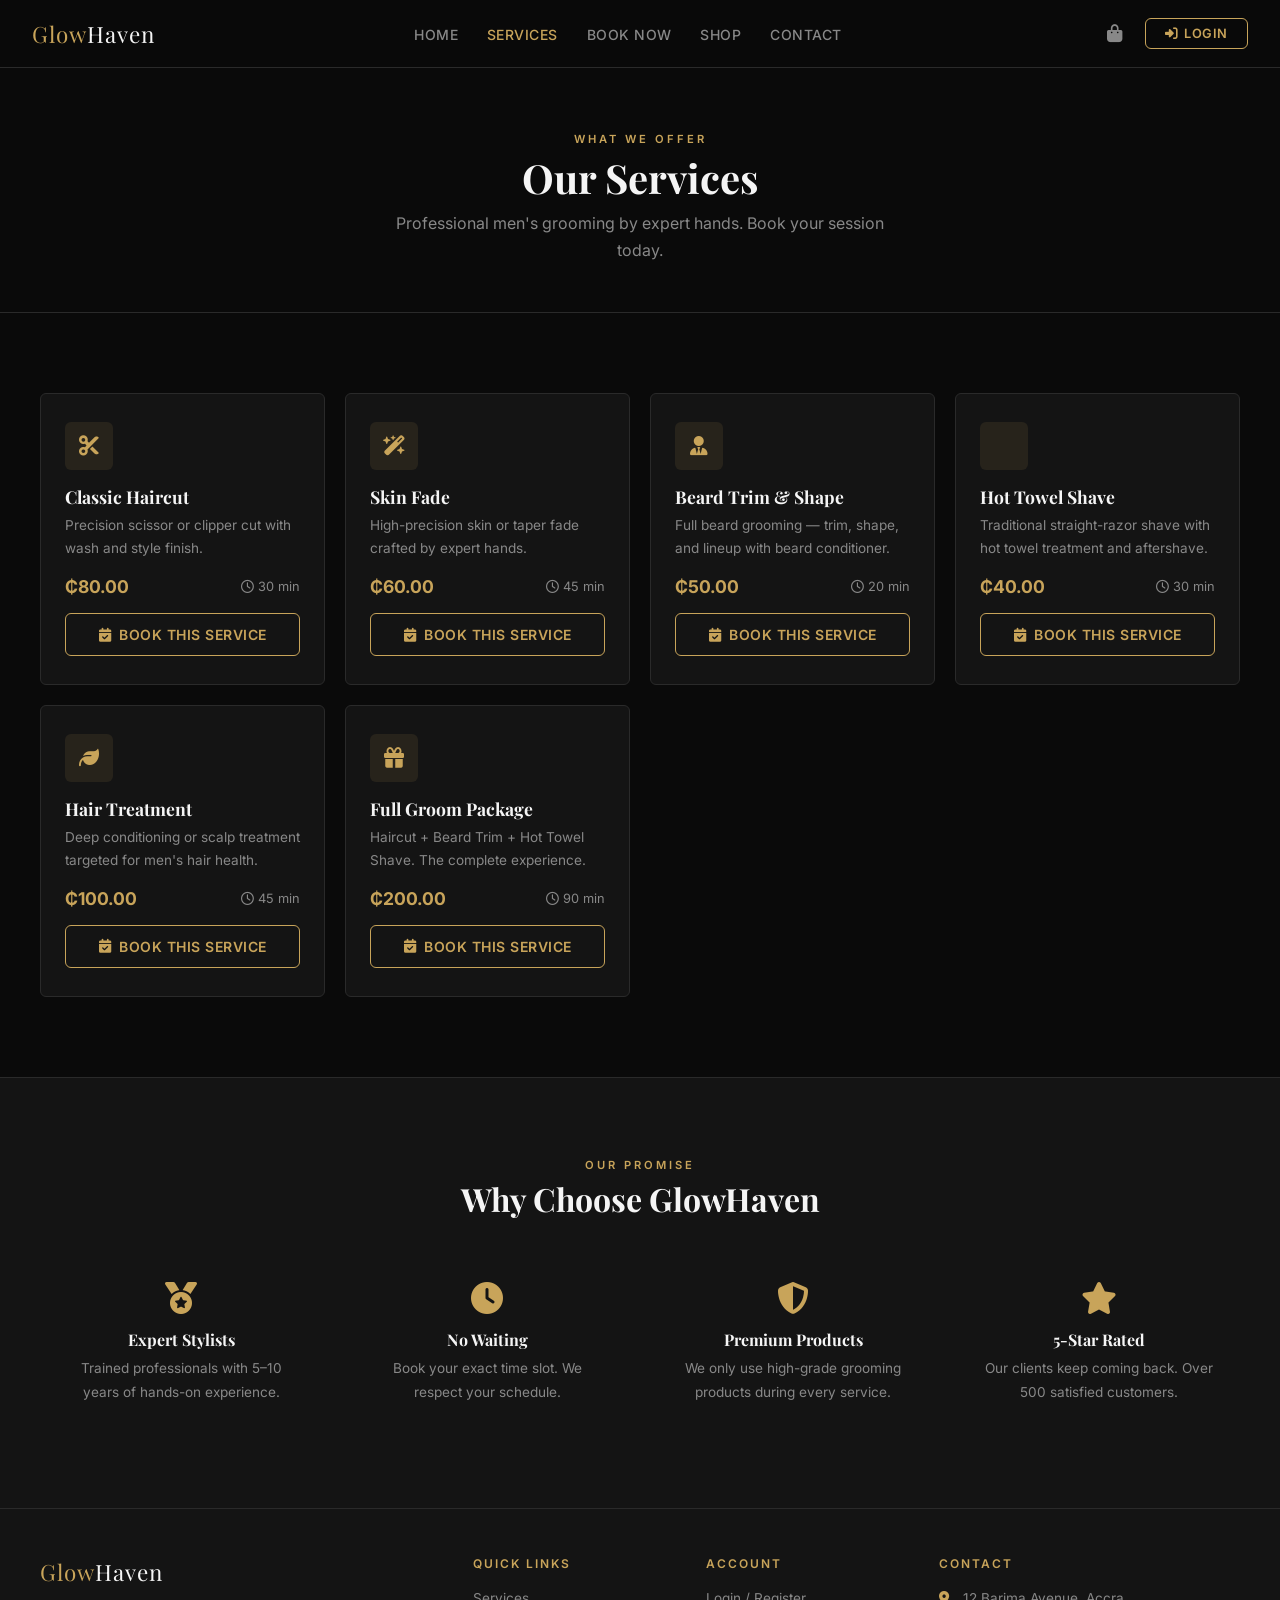
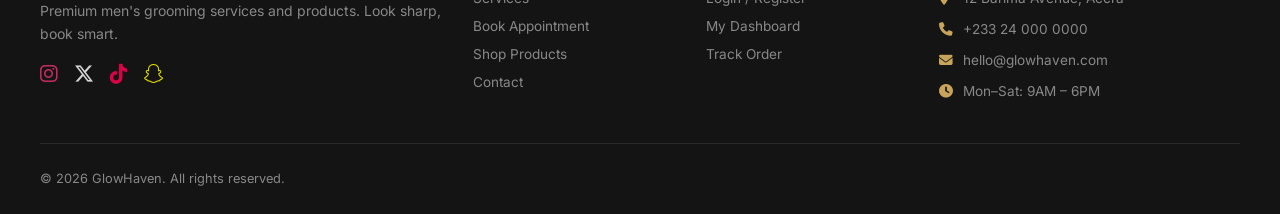
<file: services.html>
<!DOCTYPE html>
<html lang="en">
<head>
  <meta charset="UTF-8">
  <meta name="viewport" content="width=device-width, initial-scale=1.0">
  <title>Services — GlowHaven</title>
  <link rel="stylesheet" href="styles/shared.css">
  <link rel="stylesheet" href="styles/home.css">
  <link rel="stylesheet" href="https://cdnjs.cloudflare.com/ajax/libs/font-awesome/6.5.0/css/all.min.css">
</head>
<body>
<main>
  <div class="page-hero">
    <span class="section-label">What We Offer</span>
    <h1>Our Services</h1>
    <p>Professional men's grooming by expert hands. Book your session today.</p>
  </div>

  <section class="section">
    <div class="container">
      <div class="services-grid" id="services-grid"></div>
    </div>
  </section>

  <!-- Why Choose Us -->
  <section class="section" style="background:var(--surface);border-top:1px solid var(--border)">
    <div class="container">
      <div class="section-header" style="text-align:center;max-width:500px;margin:0 auto 2.5rem">
        <span class="section-label">Our Promise</span>
        <h2>Why Choose GlowHaven</h2>
      </div>
      <div style="display:grid;grid-template-columns:repeat(auto-fit,minmax(220px,1fr));gap:1.5rem">
        <div style="text-align:center;padding:1.5rem">
          <i class="fa-solid fa-medal" style="font-size:2rem;color:var(--gold);margin-bottom:1rem"></i>
          <h3 style="font-size:1rem;margin-bottom:0.5rem">Expert Stylists</h3>
          <p style="font-size:0.85rem">Trained professionals with 5–10 years of hands-on experience.</p>
        </div>
        <div style="text-align:center;padding:1.5rem">
          <i class="fa-solid fa-clock" style="font-size:2rem;color:var(--gold);margin-bottom:1rem"></i>
          <h3 style="font-size:1rem;margin-bottom:0.5rem">No Waiting</h3>
          <p style="font-size:0.85rem">Book your exact time slot. We respect your schedule.</p>
        </div>
        <div style="text-align:center;padding:1.5rem">
          <i class="fa-solid fa-shield-halved" style="font-size:2rem;color:var(--gold);margin-bottom:1rem"></i>
          <h3 style="font-size:1rem;margin-bottom:0.5rem">Premium Products</h3>
          <p style="font-size:0.85rem">We only use high-grade grooming products during every service.</p>
        </div>
        <div style="text-align:center;padding:1.5rem">
          <i class="fa-solid fa-star" style="font-size:2rem;color:var(--gold);margin-bottom:1rem"></i>
          <h3 style="font-size:1rem;margin-bottom:0.5rem">5-Star Rated</h3>
          <p style="font-size:0.85rem">Our clients keep coming back. Over 500 satisfied customers.</p>
        </div>
      </div>
    </div>
  </section>
</main>

<script src="js/data.js"></script>
<script src="js/shared.js"></script>
<script>
  renderNavbar('services');
  renderFooter();

  const icons = ['fa-scissors','fa-wand-magic-sparkles','fa-user-tie','fa-razor','fa-leaf','fa-gift'];
  const grid = document.getElementById('services-grid');
  GH_SERVICES.forEach((s, i) => {
    grid.innerHTML += `
    <div class="service-card">
      <div class="service-icon"><i class="fa-solid ${icons[i]}"></i></div>
      <h3>${s.name}</h3>
      <p>${s.description}</p>
      <div class="service-meta">
        <span class="service-price">${fmt(s.price)}</span>
        <span class="service-duration"><i class="fa-regular fa-clock"></i> ${s.duration}</span>
      </div>
      <a href="booking.html?service=${s.id}" class="btn btn-outline" style="width:100%;margin-top:1rem;justify-content:center">
        <i class="fa-solid fa-calendar-check"></i> Book This Service
      </a>
    </div>`;
  });
</script>
</body>
</html>
</file>
<file: styles/shared.css>
/* Shared CSS
   Design tokens, navbar, footer, utilities */

@import url('https://fonts.googleapis.com/css2?family=Inter:wght@300;400;500;600;700&family=Playfair+Display:wght@600;700&display=swap');

/* ---- Tokens ---- */
:root {
  --bg:        #0a0a0a;
  --surface:   #141414;
  --surface2:  #1e1e1e;
  --border:    #2a2a2a;
  --gold:      #c8a45a;
  --gold-light:#e0bf82;
  --text:      #f5f5f5;
  --text-muted:#888888;
  --success:   #22c55e;
  --danger:    #ef4444;
  --radius:    6px;
  --nav-h:     68px;
}

/* ---- Reset ---- */
*, *::before, *::after { box-sizing: border-box; margin: 0; padding: 0; }
html { scroll-behavior: smooth; }
body {
  font-family: 'Inter', sans-serif;
  background: var(--bg);
  color: var(--text);
  min-height: 100vh;
  display: flex;
  flex-direction: column;
}
main { flex: 1; padding-top: var(--nav-h); }
img { display: block; max-width: 100%; }
a { color: inherit; text-decoration: none; }
ul { list-style: none; }
button { cursor: pointer; font-family: inherit; }

/* ---- Typography ---- */
h1, h2, h3, h4 {
  font-family: 'Playfair Display', serif;
  line-height: 1.2;
}
p { line-height: 1.7; color: var(--text-muted); }

/* ---- Navbar ---- */
.navbar {
  position: fixed;
  top: 0; left: 0; right: 0;
  height: var(--nav-h);
  background: rgba(10,10,10,0.95);
  backdrop-filter: blur(10px);
  border-bottom: 1px solid var(--border);
  display: flex;
  align-items: center;
  justify-content: space-between;
  padding: 0 2rem;
  z-index: 1000;
}
.nav-logo {
  font-family: 'Playfair Display', serif;
  font-size: 1.4rem;
  color: var(--gold);
  letter-spacing: 1px;
}
.nav-logo span { color: var(--text); }
.nav-links {
  display: flex;
  align-items: center;
  gap: 1.8rem;
}
.nav-links a {
  font-size: 0.875rem;
  font-weight: 500;
  color: var(--text-muted);
  transition: color 0.2s;
  letter-spacing: 0.5px;
  text-transform: uppercase;
}
.nav-links a:hover, .nav-links a.active { color: var(--gold); }
.nav-actions {
  display: flex;
  align-items: center;
  gap: 1rem;
}
.nav-icon-btn {
  background: none;
  border: none;
  color: var(--text-muted);
  font-size: 1.1rem;
  padding: 0.4rem;
  transition: color 0.2s;
  position: relative;
}
.nav-icon-btn:hover { color: var(--gold); }
.cart-badge {
  position: absolute;
  top: -4px; right: -4px;
  background: var(--gold);
  color: #000;
  font-size: 0.6rem;
  font-weight: 700;
  width: 16px; height: 16px;
  border-radius: 50%;
  display: flex;
  align-items: center;
  justify-content: center;
}
.btn-nav {
  background: transparent;
  border: 1px solid var(--gold);
  color: var(--gold);
  padding: 0.45rem 1.2rem;
  border-radius: var(--radius);
  font-size: 0.8rem;
  font-weight: 600;
  letter-spacing: 0.5px;
  text-transform: uppercase;
  transition: all 0.2s;
}
.btn-nav:hover { background: var(--gold); color: #000; }

/* ---- Buttons ---- */
.btn {
  display: inline-flex;
  align-items: center;
  gap: 0.5rem;
  padding: 0.75rem 1.6rem;
  border-radius: var(--radius);
  font-size: 0.875rem;
  font-weight: 600;
  letter-spacing: 0.5px;
  text-transform: uppercase;
  transition: all 0.2s;
  border: none;
}
.btn-primary {
  background: var(--gold);
  color: #000;
}
.btn-primary:hover { background: var(--gold-light); }
.btn-outline {
  background: transparent;
  border: 1px solid var(--gold);
  color: var(--gold);
}
.btn-outline:hover { background: var(--gold); color: #000; }
.btn-ghost {
  background: transparent;
  border: 1px solid var(--border);
  color: var(--text-muted);
}
.btn-ghost:hover { border-color: var(--text-muted); color: var(--text); }
.btn-danger {
  background: var(--danger);
  color: #fff;
}
.btn-full {
  width: 100%;
  justify-content: center;
  margin-top: 0.75rem;
}

/* ---- Section Layouts ---- */
.section { padding: 5rem 2rem; }
.section-sm { padding: 3rem 2rem; }
.container { max-width: 1200px; margin: 0 auto; }
.section-header { margin-bottom: 2.5rem; }
.section-header h2 { font-size: 2rem; margin-bottom: 0.5rem; }
.section-header p { color: var(--text-muted); margin-top: 0.5rem; }
.section-label {
  font-size: 0.7rem;
  letter-spacing: 3px;
  text-transform: uppercase;
  color: var(--gold);
  display: block;
  margin-bottom: 0.5rem;
  font-weight: 600;
}

/* ---- Cards ---- */
.card {
  background: var(--surface);
  border: 1px solid var(--border);
  border-radius: var(--radius);
  overflow: hidden;
  transition: border-color 0.2s;
}
.card:hover { border-color: var(--gold); }
.card-body { padding: 1.25rem; }

/* ---- Form Elements ---- */
.form-group { margin-bottom: 1.2rem; }
.form-group label {
  display: block;
  font-size: 0.8rem;
  font-weight: 600;
  margin-bottom: 0.5rem;
  color: var(--text-muted);
  text-transform: uppercase;
  letter-spacing: 0.5px;
}
.form-control {
  width: 100%;
  background: var(--surface2);
  border: 1px solid var(--border);
  border-radius: var(--radius);
  padding: 0.75rem 1rem;
  color: var(--text);
  font-family: inherit;
  font-size: 0.875rem;
  transition: border-color 0.2s;
}
.form-control:focus {
  outline: none;
  border-color: var(--gold);
}
select.form-control { cursor: pointer; }
textarea.form-control { resize: vertical; min-height: 120px; }

/* ---- Page Hero (inner pages) ---- */
.page-hero {
  padding: 4rem 2rem 3rem;
  border-bottom: 1px solid var(--border);
  text-align: center;
}
.page-hero h1 { font-size: 2.5rem; margin-bottom: 0.5rem; }
.page-hero p { color: var(--text-muted); max-width: 500px; margin: 0 auto; }

/* ---- Footer ---- */
.footer {
  background: var(--surface);
  border-top: 1px solid var(--border);
  padding: 3rem 2rem 1.5rem;
  margin-top: auto;
}
.footer-grid {
  max-width: 1200px;
  margin: 0 auto;
  display: grid;
  grid-template-columns: 2fr 1fr 1fr 1.5fr;
  gap: 2rem;
  margin-bottom: 2rem;
}
.footer-brand p { font-size: 0.875rem; margin-top: 0.75rem; }
.footer-socials {
  display: flex;
  gap: 1rem;
  margin-top: 1rem;
  align-items: center;
}
.social-icon {
  font-size: 1.25rem;
  transition: transform 0.2s, opacity 0.2s;
  opacity: 0.85;
}
.social-icon:hover { transform: translateY(-3px); opacity: 1; }
.footer-col h4 {
  font-family: 'Inter', sans-serif;
  font-size: 0.75rem;
  text-transform: uppercase;
  letter-spacing: 2px;
  color: var(--gold);
  margin-bottom: 1rem;
  font-weight: 600;
}
.footer-col ul li { margin-bottom: 0.5rem; }
.footer-col ul li a {
  font-size: 0.85rem;
  color: var(--text-muted);
  transition: color 0.2s;
}
.footer-col ul li a:hover { color: var(--gold); }
.footer-contact p {
  font-size: 0.85rem;
  display: flex;
  align-items: center;
  gap: 0.5rem;
  margin-bottom: 0.5rem;
}
.footer-contact i { color: var(--gold); width: 16px; }
.footer-bottom {
  max-width: 1200px;
  margin: 0 auto;
  padding-top: 1.5rem;
  border-top: 1px solid var(--border);
  display: flex;
  justify-content: space-between;
  align-items: center;
}
.footer-bottom p { font-size: 0.8rem; }

/* ---- Toast ---- */
.toast {
  position: fixed;
  bottom: 2rem;
  right: 2rem;
  background: var(--surface2);
  border: 1px solid var(--gold);
  border-radius: var(--radius);
  padding: 1rem 1.5rem;
  display: flex;
  align-items: center;
  gap: 0.75rem;
  font-size: 0.875rem;
  z-index: 9999;
  transform: translateY(100px);
  opacity: 0;
  transition: all 0.3s ease;
}
.toast.show { transform: translateY(0); opacity: 1; }
.toast i { color: var(--gold); }

/* ---- Badges ---- */
.badge {
  display: inline-block;
  padding: 0.2rem 0.6rem;
  border-radius: 20px;
  font-size: 0.7rem;
  font-weight: 600;
  text-transform: uppercase;
  letter-spacing: 0.5px;
}
.badge-gold { background: var(--gold); color: #000; }
.badge-success { background: rgba(34,197,94,0.15); color: var(--success); }
.badge-warning { background: rgba(234,179,8,0.15); color: #eab308; }
.badge-danger { background: rgba(239,68,68,0.15); color: var(--danger); }

/* ---- Divider ---- */
.divider {
  border: none;
  border-top: 1px solid var(--border);
  margin: 1.5rem 0;
}

/* ---- Responsive ---- */
@media (max-width: 768px) {
  .nav-links { display: none; }
  .footer-grid { grid-template-columns: 1fr 1fr; }
  .section { padding: 3rem 1.25rem; }
}
@media (max-width: 480px) {
  .footer-grid { grid-template-columns: 1fr; }
}
</file>
<file: styles/home.css>
/* Hero */
.hero {
  min-height: 100vh;
  position: relative;
  display: flex;
  align-items: center;
  padding: 0 2rem;
  overflow: hidden;
  background: #000;
}

.hero-media {
  position: absolute;
  top: 0; left: 0;
  width: 100%; height: 100%;
  z-index: 1;
}

.hero-media img,
.hero-media video {
  position: absolute;
  top: 0; left: 0;
  width: 100%; height: 100%;
  object-fit: cover;
  transition: opacity 1s ease-in-out;
  opacity: 0;
}

.hero-media img.active,
.hero-media video.active {
  opacity: 1;
}

.hero-overlay {
  position: absolute;
  top: 0; left: 0;
  width: 100%; height: 100%;
  background: linear-gradient(rgba(0,0,0,0.7), rgba(0,0,0,0.7));
  z-index: 2;
}

.hero-content {
  position: relative;
  z-index: 3;
  max-width: 640px;
}

.hero-content .section-label {
  font-size: 0.75rem;
}

.hero-content h1 {
  font-size: clamp(2.5rem, 6vw, 4.5rem);
  line-height: 1.1;
  margin: 0.75rem 0;
  color: #fff;
}

.hero-content h1 span {
  color: var(--gold);
}

.hero-content p {
  font-size: 1.05rem;
  color: rgba(255, 255, 255, 0.7);
  margin-bottom: 2rem;
  max-width: 460px;
}

.hero-btns {
  display: flex;
  gap: 1rem;
  flex-wrap: wrap;
}

/* Stats bar */
.stats-bar {
  background: var(--surface);
  border-top: 1px solid var(--border);
  border-bottom: 1px solid var(--border);
  padding: 1.5rem 2rem;
}

.stats-bar .container {
  display: grid;
  grid-template-columns: repeat(4, 1fr);
  text-align: center;
  gap: 1rem;
}

.stat-item h3 {
  font-family: 'Playfair Display', serif;
  font-size: 1.8rem;
  color: var(--gold);
}

.stat-item p {
  font-size: 0.8rem;
  color: var(--text-muted);
  margin-top: 0.2rem;
}

/* Services section */
.services-grid {
  display: grid;
  grid-template-columns: repeat(auto-fit, minmax(280px, 1fr));
  gap: 1.25rem;
}

.service-card {
  background: var(--surface);
  border: 1px solid var(--border);
  border-radius: var(--radius);
  padding: 1.75rem 1.5rem;
  transition: border-color 0.2s, transform 0.2s;
}

.service-card:hover {
  border-color: var(--gold);
  transform: translateY(-3px);
}

.service-icon {
  width: 48px;
  height: 48px;
  background: rgba(200, 164, 90, 0.1);
  border-radius: var(--radius);
  display: flex;
  align-items: center;
  justify-content: center;
  font-size: 1.25rem;
  color: var(--gold);
  margin-bottom: 1rem;
}

.service-card h3 {
  font-size: 1.1rem;
  margin-bottom: 0.4rem;
}

.service-card p {
  font-size: 0.85rem;
  margin-bottom: 1rem;
}

.service-meta {
  display: flex;
  align-items: center;
  justify-content: space-between;
  margin-top: auto;
}

.service-price {
  font-size: 1.1rem;
  font-weight: 700;
  color: var(--gold);
}

.service-duration {
  font-size: 0.8rem;
  color: var(--text-muted);
}

/* Products grid */
.products-grid {
  display: grid;
  grid-template-columns: repeat(auto-fill, minmax(220px, 1fr));
  gap: 1.25rem;
}

.product-card {
  background: var(--surface);
  border: 1px solid var(--border);
  border-radius: var(--radius);
  overflow: hidden;
  transition: border-color 0.2s, transform 0.2s;
}

.product-card:hover {
  border-color: var(--gold);
  transform: translateY(-3px);
}

.product-img {
  width: 100%;
  height: 200px;
  object-fit: cover;
  background: var(--surface2);
}

.product-info {
  padding: 1rem;
}

.product-cat {
  font-size: 0.7rem;
  text-transform: uppercase;
  letter-spacing: 1px;
  color: var(--gold);
  margin-bottom: 0.3rem;
}

.product-name {
  font-size: 0.95rem;
  font-weight: 600;
  margin-bottom: 0.5rem;
  line-height: 1.3;
}

.product-price {
  font-size: 1rem;
  font-weight: 700;
  margin-bottom: 0.75rem;
}

.product-actions {
  display: flex;
  gap: 0.5rem;
}

.product-actions .btn {
  flex: 1;
  font-size: 0.75rem;
  padding: 0.55rem 0.75rem;
  justify-content: center;
}

/* Newsletter */
.newsletter-section {
  background: var(--surface);
  border-top: 1px solid var(--border);
  border-bottom: 1px solid var(--border);
  padding: 4rem 2rem;
  text-align: center;
}

.newsletter-section h2 {
  font-size: 1.8rem;
  margin-bottom: 0.5rem;
}

.newsletter-section p {
  margin-bottom: 1.5rem;
}

.newsletter-form {
  display: flex;
  gap: 0.75rem;
  max-width: 440px;
  margin: 0 auto;
}

.newsletter-form input {
  flex: 1;
  background: var(--surface2);
  border: 1px solid var(--border);
  border-radius: var(--radius);
  padding: 0.75rem 1rem;
  color: var(--text);
  font-family: inherit;
  font-size: 0.875rem;
}

.newsletter-form input:focus {
  outline: none;
  border-color: var(--gold);
}

@media (max-width: 640px) {
  .stats-bar .container {
    grid-template-columns: 1fr 1fr;
  }

  .newsletter-form {
    flex-direction: column;
  }

  .hero-btns {
    flex-direction: column;
  }
}
</file>
<file: styles/pages.css>
/* ---- Pages CSS: products, checkout, dashboard, auth, etc. ---- */

/* --- Products Page --- */
.products-layout {
  display: grid;
  grid-template-columns: 220px 1fr;
  gap: 2rem;
  max-width: 1200px;
  margin: 0 auto;
  padding: 2rem;
}
.filter-panel {
  background: var(--surface);
  border: 1px solid var(--border);
  border-radius: var(--radius);
  padding: 1.5rem;
  height: fit-content;
  position: sticky;
  top: calc(var(--nav-h) + 1rem);
}
.filter-panel h3 {
  font-family: 'Inter', sans-serif;
  font-size: 0.75rem;
  text-transform: uppercase;
  letter-spacing: 2px;
  color: var(--gold);
  margin-bottom: 1rem;
  font-weight: 600;
}
.filter-option {
  display: flex;
  align-items: center;
  gap: 0.5rem;
  padding: 0.4rem 0;
  cursor: pointer;
  font-size: 0.875rem;
  color: var(--text-muted);
  transition: color 0.2s;
}
.filter-option:hover, .filter-option.active { color: var(--gold); }
.filter-option input[type="radio"],
.filter-option input[type="checkbox"] { accent-color: var(--gold); }
.sort-select {
  width: 100%;
  background: var(--surface2);
  border: 1px solid var(--border);
  border-radius: var(--radius);
  padding: 0.5rem 0.75rem;
  color: var(--text);
  font-family: inherit;
  font-size: 0.8rem;
  cursor: pointer;
  margin-top: 0.5rem;
}
.sort-select:focus { outline: none; border-color: var(--gold); }
.catalog-header {
  display: flex;
  align-items: center;
  justify-content: space-between;
  margin-bottom: 1.5rem;
}
.catalog-header h2 { font-size: 1.4rem; }
.result-count { font-size: 0.8rem; color: var(--text-muted); }

/* --- Product Detail Page --- */
.product-detail-grid {
  display: grid;
  grid-template-columns: 1fr 1fr;
  gap: 3rem;
  max-width: 1100px;
  margin: 0 auto;
  padding: 3rem 2rem;
}
.product-detail-img {
  width: 100%;
  aspect-ratio: 1;
  object-fit: cover;
  border-radius: var(--radius);
  border: 1px solid var(--border);
  background: var(--surface2);
}
.product-detail-info { display: flex; flex-direction: column; gap: 1rem; }
.product-detail-info h1 { font-size: 2rem; }
.product-detail-price { font-size: 1.75rem; font-weight: 700; color: var(--gold); }
.qty-control {
  display: flex;
  align-items: center;
  gap: 0;
  width: fit-content;
  border: 1px solid var(--border);
  border-radius: var(--radius);
}
.qty-btn {
  background: var(--surface2);
  border: none;
  color: var(--text);
  width: 36px; height: 36px;
  font-size: 1rem;
  transition: background 0.2s;
}
.qty-btn:hover { background: var(--border); }
.qty-input {
  width: 50px;
  text-align: center;
  background: transparent;
  border: none;
  border-left: 1px solid var(--border);
  border-right: 1px solid var(--border);
  color: var(--text);
  font-size: 0.9rem;
  padding: 0.5rem;
}
.qty-input:focus { outline: none; }

/* --- Cart Page --- */
.cart-layout {
  display: grid;
  grid-template-columns: 1fr 320px;
  gap: 2rem;
  max-width: 1100px;
  margin: 0 auto;
  padding: 2rem;
}
.cart-item {
  display: grid;
  grid-template-columns: 80px 1fr auto;
  align-items: center;
  gap: 1.25rem;
  padding: 1.25rem;
  background: var(--surface);
  border: 1px solid var(--border);
  border-radius: var(--radius);
  margin-bottom: 1rem;
}
.cart-item-img {
  width: 80px; height: 80px;
  object-fit: cover;
  border-radius: var(--radius);
  background: var(--surface2);
}
.cart-item-name { font-weight: 600; font-size: 0.95rem; margin-bottom: 0.25rem; }
.cart-item-cat { font-size: 0.75rem; color: var(--text-muted); margin-bottom: 0.5rem; }
.cart-item-price { font-weight: 700; color: var(--gold); font-size: 0.95rem; }
.cart-item-remove {
  background: none;
  border: none;
  color: var(--text-muted);
  font-size: 1rem;
  padding: 0.25rem;
  transition: color 0.2s;
}
.cart-item-remove:hover { color: var(--danger); }
.order-summary-card {
  background: var(--surface);
  border: 1px solid var(--border);
  border-radius: var(--radius);
  padding: 1.5rem;
  height: fit-content;
  position: sticky;
  top: calc(var(--nav-h) + 1rem);
}
.order-summary-card h3 {
  font-size: 0.75rem;
  text-transform: uppercase;
  letter-spacing: 2px;
  color: var(--gold);
  margin-bottom: 1.25rem;
  font-weight: 600;
}
.summary-row {
  display: flex;
  justify-content: space-between;
  font-size: 0.875rem;
  margin-bottom: 0.75rem;
}
.summary-row.total {
  font-size: 1rem;
  font-weight: 700;
  color: var(--text);
  border-top: 1px solid var(--border);
  padding-top: 0.75rem;
  margin-top: 0.75rem;
}

/* --- Checkout --- */
.checkout-layout {
  display: grid;
  grid-template-columns: 1fr 340px;
  gap: 2rem;
  max-width: 1100px;
  margin: 0 auto;
  padding: 2rem;
}
.checkout-section {
  background: var(--surface);
  border: 1px solid var(--border);
  border-radius: var(--radius);
  padding: 1.75rem;
  margin-bottom: 1.25rem;
}
.checkout-section h3 {
  font-size: 0.75rem;
  text-transform: uppercase;
  letter-spacing: 2px;
  color: var(--gold);
  margin-bottom: 1.25rem;
  font-weight: 600;
}
.form-row { display: grid; grid-template-columns: 1fr 1fr; gap: 1rem; }
.payment-methods { display: flex; flex-direction: column; gap: 0.75rem; }
.payment-option {
  display: flex;
  align-items: center;
  gap: 0.75rem;
  padding: 0.9rem 1rem;
  background: var(--surface2);
  border: 1px solid var(--border);
  border-radius: var(--radius);
  cursor: pointer;
  transition: border-color 0.2s;
}
.payment-option:has(input:checked) { border-color: var(--gold); }
.payment-option input[type="radio"] { accent-color: var(--gold); }
.payment-option i { color: var(--gold); width: 20px; font-size: 1rem; }
.payment-option span { font-size: 0.875rem; font-weight: 500; }
.payment-detail { margin-top: 1rem; }
.checkout-item-row {
  display: flex;
  justify-content: space-between;
  font-size: 0.85rem;
  padding: 0.5rem 0;
  border-bottom: 1px solid var(--border);
}
.checkout-item-row:last-child { border-bottom: none; }

/* --- Auth Page --- */
.auth-container {
  min-height: 100vh;
  display: flex;
  align-items: center;
  justify-content: center;
  padding: 2rem;
  background: linear-gradient(135deg, #0a0a0a 0%, #141414 100%);
}
.auth-card {
  background: var(--surface);
  border: 1px solid var(--border);
  border-radius: var(--radius);
  padding: 2.5rem;
  width: 100%;
  max-width: 420px;
}
.auth-logo {
  font-family: 'Playfair Display', serif;
  font-size: 1.5rem;
  color: var(--gold);
  text-align: center;
  margin-bottom: 0.25rem;
}
.auth-logo span { color: var(--text); }
.auth-logo + p {
  text-align: center;
  font-size: 0.85rem;
  margin-bottom: 2rem;
}
.auth-tabs {
  display: flex;
  border-bottom: 1px solid var(--border);
  margin-bottom: 1.75rem;
}
.auth-tab {
  flex: 1;
  padding: 0.75rem;
  background: none;
  border: none;
  color: var(--text-muted);
  font-size: 0.875rem;
  font-weight: 600;
  border-bottom: 2px solid transparent;
  transition: all 0.2s;
  text-transform: uppercase;
  letter-spacing: 0.5px;
}
.auth-tab.active { color: var(--gold); border-bottom-color: var(--gold); }
.auth-form { display: none; }
.auth-form.active { display: block; }
.auth-footer { text-align: center; margin-top: 1.5rem; font-size: 0.85rem; color: var(--text-muted); }
.auth-footer a { color: var(--gold); }

/* --- Dashboard --- */
.dashboard-layout {
  display: grid;
  grid-template-columns: 220px 1fr;
  min-height: calc(100vh - var(--nav-h));
}
.dashboard-sidebar {
  background: var(--surface);
  border-right: 1px solid var(--border);
  padding: 2rem 0;
}
.sidebar-user {
  padding: 0 1.5rem 1.5rem;
  border-bottom: 1px solid var(--border);
  margin-bottom: 1rem;
}
.sidebar-user h3 { font-size: 1rem; }
.sidebar-user p { font-size: 0.8rem; color: var(--text-muted); }
.dashboard-nav a {
  display: flex;
  align-items: center;
  gap: 0.75rem;
  padding: 0.75rem 1.5rem;
  font-size: 0.875rem;
  color: var(--text-muted);
  transition: all 0.2s;
  border-left: 3px solid transparent;
}
.dashboard-nav a:hover, .dashboard-nav a.active {
  color: var(--gold);
  background: rgba(200,164,90,0.05);
  border-left-color: var(--gold);
}
.dashboard-nav i { width: 18px; }
.dashboard-main {
  padding: 2rem;
  overflow: auto;
}
.dash-section { display: none; }
.dash-section.active { display: block; }
.dash-section h2 { font-size: 1.5rem; margin-bottom: 1.5rem; }
.order-history-card {
  background: var(--surface);
  border: 1px solid var(--border);
  border-radius: var(--radius);
  padding: 1.25rem;
  margin-bottom: 1rem;
}
.order-history-header {
  display: flex;
  justify-content: space-between;
  align-items: center;
  margin-bottom: 0.75rem;
}
.order-id { font-weight: 700; font-size: 0.95rem; }
.order-date { font-size: 0.8rem; color: var(--text-muted); }
.empty-state {
  text-align: center;
  padding: 4rem 2rem;
  color: var(--text-muted);
}
.empty-state i { font-size: 3rem; color: var(--border); margin-bottom: 1rem; }
.empty-state h3 { font-family: 'Inter', sans-serif; font-size: 1rem; margin-bottom: 0.5rem; }

/* --- Order Tracking --- */
.tracking-container {
  max-width: 620px;
  margin: 0 auto;
  padding: 2rem;
}
.tracking-search {
  display: flex;
  gap: 0.75rem;
  margin-bottom: 2rem;
}
.tracking-timeline { margin-top: 2rem; }
.timeline-step {
  display: flex;
  gap: 1.25rem;
  position: relative;
  padding-bottom: 2rem;
}
.timeline-step:last-child { padding-bottom: 0; }
.timeline-step::before {
  content: '';
  position: absolute;
  left: 16px;
  top: 32px;
  bottom: 0;
  width: 2px;
  background: var(--border);
}
.timeline-step:last-child::before { display: none; }
.timeline-dot {
  width: 32px; height: 32px;
  border-radius: 50%;
  flex-shrink: 0;
  border: 2px solid var(--border);
  background: var(--surface);
  display: flex;
  align-items: center;
  justify-content: center;
  font-size: 0.75rem;
  color: var(--text-muted);
  z-index: 1;
}
.timeline-dot.done {
  border-color: var(--gold);
  background: var(--gold);
  color: #000;
}
.timeline-dot.current {
  border-color: var(--gold);
  color: var(--gold);
}
.timeline-step::before { display: none; }
.timeline-steps { position: relative; }
.timeline-steps::before {
  content: '';
  position: absolute;
  left: 15px;
  top: 16px;
  bottom: 16px;
  width: 2px;
  background: var(--border);
}
.timeline-info h4 { font-family: 'Inter', sans-serif; font-size: 0.9rem; font-weight: 600; margin-bottom: 0.2rem; }
.timeline-info p { font-size: 0.8rem; }

/* --- Contact Page --- */
.contact-grid {
  display: grid;
  grid-template-columns: 1fr 1.5fr;
  gap: 3rem;
  max-width: 1000px;
  margin: 0 auto;
  padding: 2rem;
}
.contact-info h2 { font-size: 1.5rem; margin-bottom: 1rem; }
.contact-detail {
  display: flex;
  align-items: flex-start;
  gap: 1rem;
  margin-bottom: 1.25rem;
}
.contact-detail i {
  color: var(--gold);
  font-size: 1rem;
  margin-top: 3px;
  width: 18px;
}
.contact-detail h4 { font-family: 'Inter', sans-serif; font-size: 0.85rem; font-weight: 600; margin-bottom: 0.2rem; }
.contact-detail p { font-size: 0.85rem; }
.faq-item {
  border-bottom: 1px solid var(--border);
  padding: 1rem 0;
}
.faq-question {
  display: flex;
  justify-content: space-between;
  align-items: center;
  cursor: pointer;
  font-size: 0.9rem;
  font-weight: 500;
}
.faq-question i { color: var(--gold); transition: transform 0.2s; }
.faq-item.open .faq-question i { transform: rotate(180deg); }
.faq-answer {
  font-size: 0.85rem;
  color: var(--text-muted);
  line-height: 1.7;
  max-height: 0;
  overflow: hidden;
  transition: max-height 0.3s ease, padding 0.3s;
}
.faq-item.open .faq-answer { max-height: 200px; padding-top: 0.75rem; }

/* --- Success Modal --- */
.modal-overlay {
  position: fixed;
  inset: 0;
  background: rgba(0,0,0,0.8);
  display: flex;
  align-items: center;
  justify-content: center;
  z-index: 2000;
  display: none;
}
.modal-overlay.show { display: flex; }
.modal-box {
  background: var(--surface);
  border: 1px solid var(--border);
  border-radius: var(--radius);
  padding: 2.5rem;
  max-width: 400px;
  text-align: center;
}
.modal-icon {
  font-size: 3rem;
  color: var(--success);
  margin-bottom: 1rem;
}
.modal-box h2 { font-size: 1.5rem; margin-bottom: 0.5rem; }
.modal-box p { font-size: 0.9rem; margin-bottom: 1.5rem; }
.order-ref {
  background: var(--surface2);
  border: 1px solid var(--border);
  border-radius: var(--radius);
  padding: 0.75rem;
  font-size: 0.85rem;
  margin-bottom: 1.5rem;
}
.order-ref strong { color: var(--gold); }

/* --- Services & Booking Shared--- */
.booking-grid {
  display: grid;
  grid-template-columns: 1fr 1fr;
  gap: 3rem;
  max-width: 1000px;
  margin: 0 auto;
  padding: 2rem;
}
.booking-card {
  background: var(--surface);
  border: 1px solid var(--border);
  border-radius: var(--radius);
  padding: 1.75rem;
}
.booking-card h3 {
  font-size: 0.75rem;
  text-transform: uppercase;
  letter-spacing: 2px;
  color: var(--gold);
  margin-bottom: 1.25rem;
  font-weight: 600;
}

@media (max-width: 768px) {
  .products-layout { grid-template-columns: 1fr; }
  .cart-layout { grid-template-columns: 1fr; }
  .checkout-layout { grid-template-columns: 1fr; }
  .product-detail-grid { grid-template-columns: 1fr; }
  .contact-grid { grid-template-columns: 1fr; }
  .booking-grid { grid-template-columns: 1fr; }
  .dashboard-layout { grid-template-columns: 1fr; }
  .dashboard-sidebar { display: none; }
  .form-row { grid-template-columns: 1fr; }
}
</file>
<file: styles/booking.css>
/* ---- Progress Bar ---- */
.bk-progress {
  display: flex;
  align-items: center;
  justify-content: center;
  padding: 2rem 1rem 1.5rem;
  margin-bottom: 0.5rem;
}

.bk-step {
  display: flex;
  flex-direction: column;
  align-items: center;
  gap: 0.4rem;
  position: relative;
  z-index: 1;
}

.bk-step-circle {
  width: 36px;
  height: 36px;
  border-radius: 50%;
  border: 2px solid var(--border);
  display: flex;
  align-items: center;
  justify-content: center;
  font-weight: 700;
  font-size: 0.85rem;
  color: var(--text-muted);
  background: var(--surface);
  transition: all 0.3s;
}

.bk-step.active .bk-step-circle {
  background: var(--gold);
  border-color: var(--gold);
  color: #000;
}

.bk-step.done .bk-step-circle {
  background: transparent;
  border-color: var(--gold);
  color: var(--gold);
}

.bk-step-label {
  font-size: 0.65rem;
  text-transform: uppercase;
  letter-spacing: 1.5px;
  color: var(--text-muted);
  font-weight: 600;
}

.bk-step.active .bk-step-label {
  color: var(--gold);
}

.bk-step-line {
  flex: 1;
  height: 1px;
  background: var(--border);
  max-width: 80px;
  margin-bottom: 18px;
}

.bk-step-line.done {
  background: var(--gold);
}

/* ---- Page Layout ---- */
.bk-layout {
  display: grid;
  grid-template-columns: 1fr 320px;
  gap: 1.5rem;
  max-width: 1100px;
  margin: 0 auto;
  padding: 0 1.5rem 3rem;
  align-items: start;
}

/* ---- Section Cards ---- */
.bk-card {
  background: var(--surface);
  border: 1px solid var(--border);
  border-radius: var(--radius);
  padding: 1.5rem;
  margin-bottom: 1.25rem;
}

.bk-card h3 {
  font-size: 1rem;
  font-weight: 700;
  margin-bottom: 1rem;
  display: flex;
  align-items: center;
  gap: 0.5rem;
}

.bk-card h3 i {
  color: var(--gold);
  font-size: 0.9rem;
}

.bk-card-hours-row {
  display: flex;
  justify-content: space-between;
  padding: 0.5rem 0;
  font-size: 0.8rem;
  border-bottom: 1px solid var(--border);
}

.bk-card-hours-row:last-child {
  border-bottom: none;
}

.bk-card-hours-row .hours-gold {
  color: var(--gold);
}

.bk-card-hours-row .hours-muted {
  color: var(--text-muted);
}

/* ---- Service Radio Cards ---- */
.svc-grid {
  display: grid;
  grid-template-columns: 1fr 1fr;
  gap: 0.75rem;
}

.svc-card {
  background: var(--surface2);
  border: 1.5px solid var(--border);
  border-radius: var(--radius);
  padding: 1rem;
  cursor: pointer;
  transition: border-color 0.2s, background 0.2s;
  display: flex;
  justify-content: space-between;
  align-items: flex-start;
  gap: 0.5rem;
  user-select: none;
}

.svc-card:hover {
  border-color: rgba(200, 164, 90, 0.5);
}

.svc-card.selected {
  border-color: var(--gold);
  background: rgba(200, 164, 90, 0.06);
}

.svc-card-info {
  flex: 1;
}

.svc-card-name {
  font-weight: 700;
  font-size: 0.875rem;
  color: var(--text);
  margin-bottom: 0.3rem;
}

.svc-card-meta {
  font-size: 0.75rem;
  color: var(--gold);
}

.svc-radio {
  width: 18px;
  height: 18px;
  border-radius: 50%;
  border: 2px solid var(--border);
  flex-shrink: 0;
  margin-top: 2px;
  display: flex;
  align-items: center;
  justify-content: center;
  transition: border-color 0.2s;
}

.svc-card.selected .svc-radio {
  border-color: var(--gold);
  background: var(--gold);
}

.svc-card.selected .svc-radio::after {
  content: '';
  width: 6px;
  height: 6px;
  border-radius: 50%;
  background: #000;
}

/* ---- Barber Cards ---- */
.barber-grid {
  display: grid;
  grid-template-columns: repeat(4, 1fr);
  gap: 0.75rem;
}

.barber-card {
  background: var(--surface2);
  border: 1.5px solid var(--border);
  border-radius: var(--radius);
  padding: 0.75rem;
  cursor: pointer;
  text-align: center;
  transition: border-color 0.2s, background 0.2s;
  user-select: none;
}

.barber-card:hover {
  border-color: rgba(200, 164, 90, 0.5);
}

.barber-card.selected {
  border-color: var(--gold);
  background: rgba(200, 164, 90, 0.06);
}

.barber-avatar {
  width: 44px;
  height: 44px;
  border-radius: 50%;
  background: rgba(200, 164, 90, 0.15);
  border: 2px solid var(--gold);
  color: var(--gold);
  font-weight: 700;
  font-size: 0.8rem;
  letter-spacing: 0.5px;
  display: flex;
  align-items: center;
  justify-content: center;
  margin: 0 auto 0.5rem;
}

.barber-avatar.any {
  background: rgba(255, 255, 255, 0.05);
  border-color: var(--border);
  color: var(--text-muted);
  font-size: 0.85rem;
}

.barber-name {
  font-size: 0.78rem;
  font-weight: 700;
  color: var(--text);
}

.barber-role {
  font-size: 0.68rem;
  color: var(--text-muted);
  margin-top: 0.2rem;
  line-height: 1.3;
}

/* ---- Calendar ---- */
.datetime-grid {
  display: grid;
  grid-template-columns: 1fr 1fr;
  gap: 1.5rem;
}

.cal-header {
  display: flex;
  justify-content: space-between;
  align-items: center;
  margin-bottom: 0.75rem;
}

.cal-header span {
  font-weight: 700;
  font-size: 0.875rem;
}

.cal-nav-btn {
  background: var(--surface2);
  border: 1px solid var(--border);
  border-radius: 4px;
  color: var(--text);
  cursor: pointer;
  padding: 0.2rem 0.5rem;
  font-size: 0.8rem;
  transition: border-color 0.2s, color 0.2s;
}

.cal-nav-btn:hover {
  border-color: var(--gold);
  color: var(--gold);
}

.cal-grid {
  display: grid;
  grid-template-columns: repeat(7, 1fr);
  gap: 2px;
  text-align: center;
}

.cal-day-header {
  font-size: 0.62rem;
  text-transform: uppercase;
  letter-spacing: 0.5px;
  color: var(--text-muted);
  padding: 0.3rem 0;
  font-weight: 600;
}

.cal-day {
  width: 100%;
  aspect-ratio: 1;
  border-radius: 50%;
  display: flex;
  align-items: center;
  justify-content: center;
  font-size: 0.78rem;
  cursor: pointer;
  transition: all 0.15s;
  color: var(--text);
}

.cal-day:hover:not(.empty):not(.past) {
  background: rgba(200, 164, 90, 0.15);
  color: var(--gold);
}

.cal-day.selected {
  background: var(--gold);
  color: #000;
  font-weight: 700;
}

.cal-day.today {
  border: 1px solid var(--gold);
  color: var(--gold);
}

.cal-day.past {
  color: var(--text-muted);
  opacity: 0.35;
  cursor: default;
}

.cal-day.empty {
  cursor: default;
}

/* ---- Time Slots ---- */
.time-label {
  font-size: 0.75rem;
  font-weight: 700;
  text-transform: uppercase;
  letter-spacing: 1px;
  color: var(--text-muted);
  margin-bottom: 0.75rem;
}

.time-slots {
  display: grid;
  grid-template-columns: 1fr 1fr;
  gap: 0.5rem;
}

.time-pill {
  background: var(--surface2);
  border: 1.5px solid var(--border);
  border-radius: 6px;
  padding: 0.45rem 0;
  font-size: 0.8rem;
  text-align: center;
  cursor: pointer;
  color: var(--text);
  transition: all 0.15s;
}

.time-pill:hover {
  border-color: var(--gold);
  color: var(--gold);
}

.time-pill.selected {
  background: var(--gold);
  border-color: var(--gold);
  color: #000;
  font-weight: 700;
}

.no-date-msg {
  font-size: 0.8rem;
  color: var(--text-muted);
  margin-top: 0.5rem;
}

/* ---- Sticky Summary Sidebar ---- */
.bk-summary-card {
  background: #131108;
  border: 1px solid rgba(200, 164, 90, 0.3);
  border-radius: var(--radius);
  padding: 1.5rem;
  position: sticky;
  top: 90px;
}

.bk-summary-card h3 {
  font-size: 1.1rem;
  font-weight: 700;
  color: var(--gold);
  margin-bottom: 1.25rem;
  padding-bottom: 0.75rem;
  border-bottom: 1px solid rgba(200, 164, 90, 0.2);
}

.bk-sum-row {
  margin-bottom: 1rem;
}

.bk-sum-label {
  font-size: 0.65rem;
  text-transform: uppercase;
  letter-spacing: 1.5px;
  color: var(--gold);
  font-weight: 600;
  margin-bottom: 0.25rem;
}

.bk-sum-val {
  font-size: 0.875rem;
  color: var(--text);
  font-weight: 600;
}

.bk-sum-val.muted {
  color: var(--text-muted);
  font-weight: 400;
  font-style: italic;
}

.bk-sum-divider {
  height: 1px;
  background: rgba(200, 164, 90, 0.25);
  margin: 1.25rem 0;
}

.bk-sum-total {
  display: flex;
  justify-content: space-between;
  align-items: baseline;
  margin-bottom: 1.25rem;
}

.bk-sum-total-label {
  font-size: 0.8rem;
  text-transform: uppercase;
  letter-spacing: 1px;
  color: var(--text-muted);
}

.bk-sum-total-price {
  font-size: 1.6rem;
  font-weight: 800;
  color: var(--text);
}

.bk-confirm-btn {
  width: 100%;
  justify-content: center;
  background: var(--gold);
  color: #000;
  border: none;
  padding: 0.875rem;
  border-radius: var(--radius);
  font-size: 0.875rem;
  font-weight: 700;
  text-transform: uppercase;
  letter-spacing: 1px;
  cursor: pointer;
  display: flex;
  align-items: center;
  gap: 0.5rem;
  transition: opacity 0.2s;
}

.bk-confirm-btn:hover {
  opacity: 0.88;
}

.bk-confirm-btn:disabled {
  opacity: 0.4;
  cursor: not-allowed;
}

/* ---- Responsive ---- */
@media (max-width: 900px) {
  .bk-layout {
    grid-template-columns: 1fr;
  }
  .bk-summary-card {
    position: static;
    order: -1;
  }
  .barber-grid {
    grid-template-columns: repeat(2, 1fr);
  }
}

@media (max-width: 600px) {
  .svc-grid,
  .datetime-grid {
    grid-template-columns: 1fr;
  }
}
</file>
